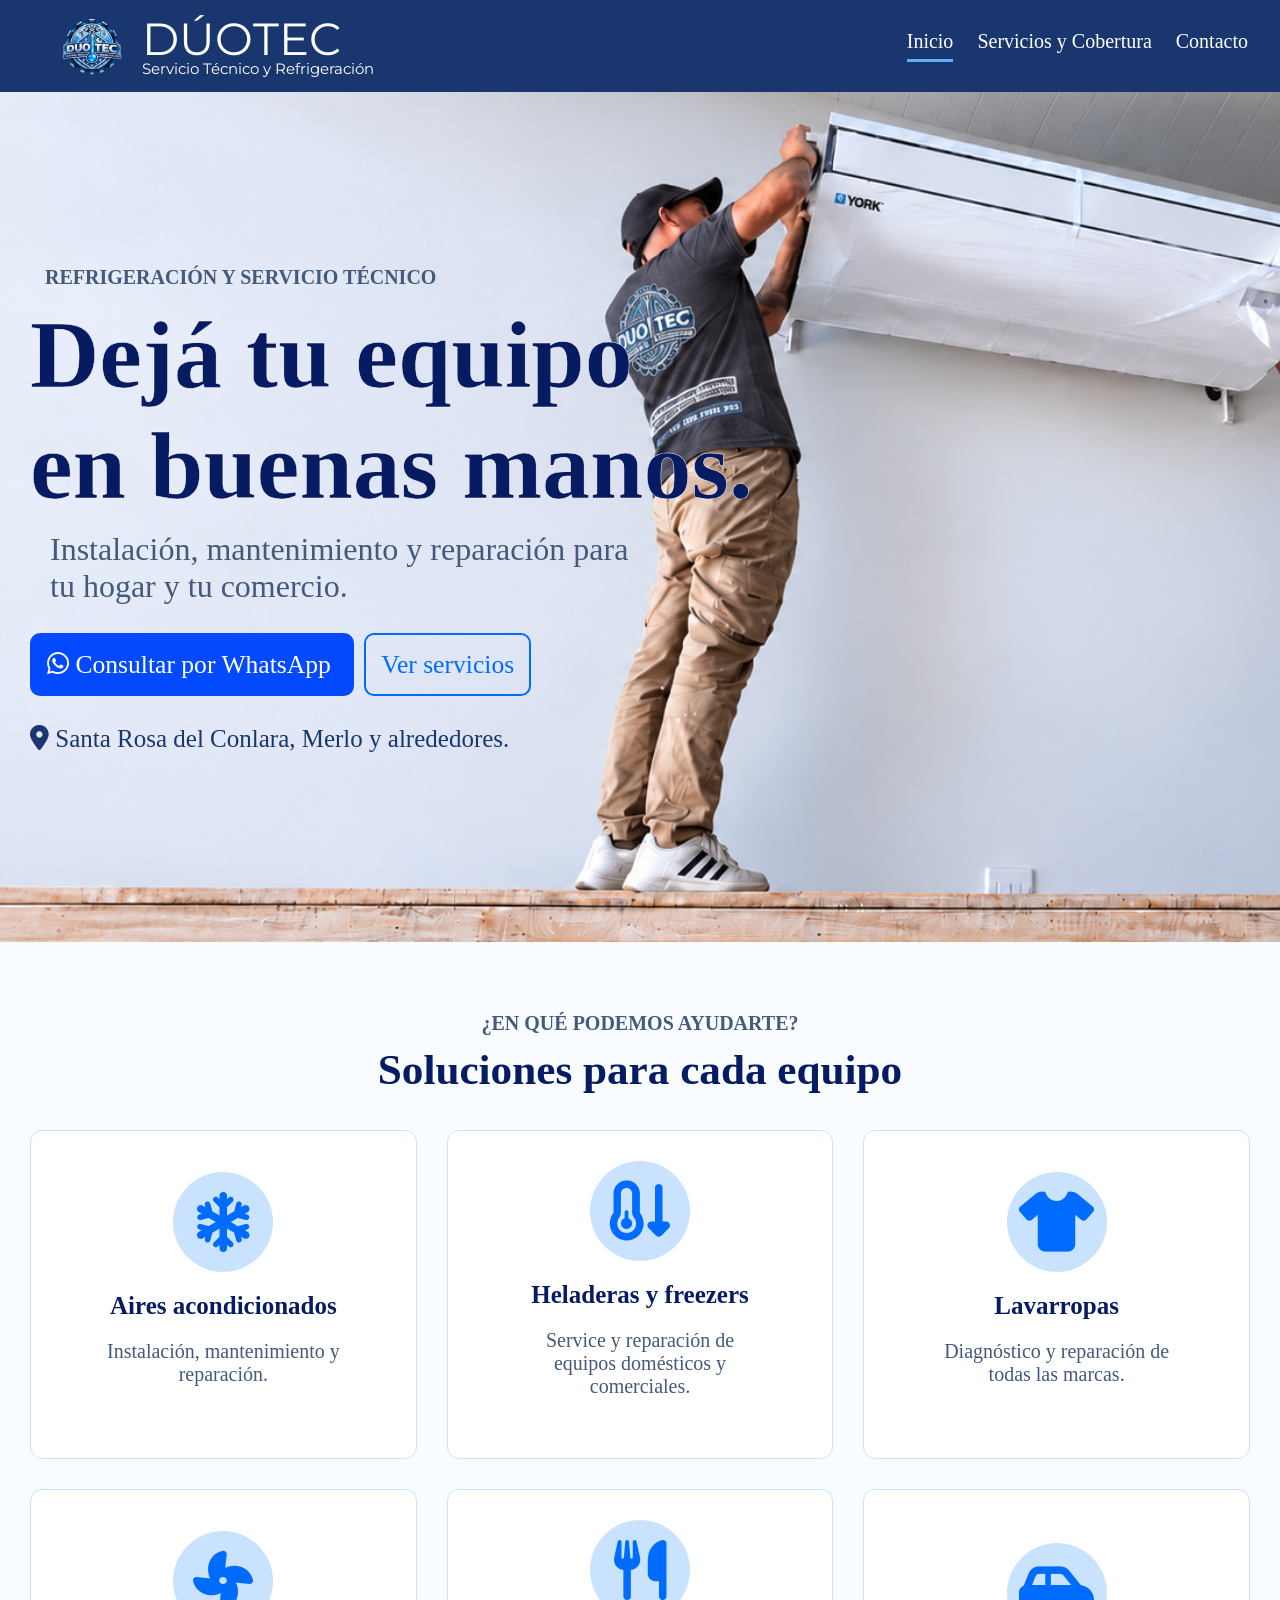
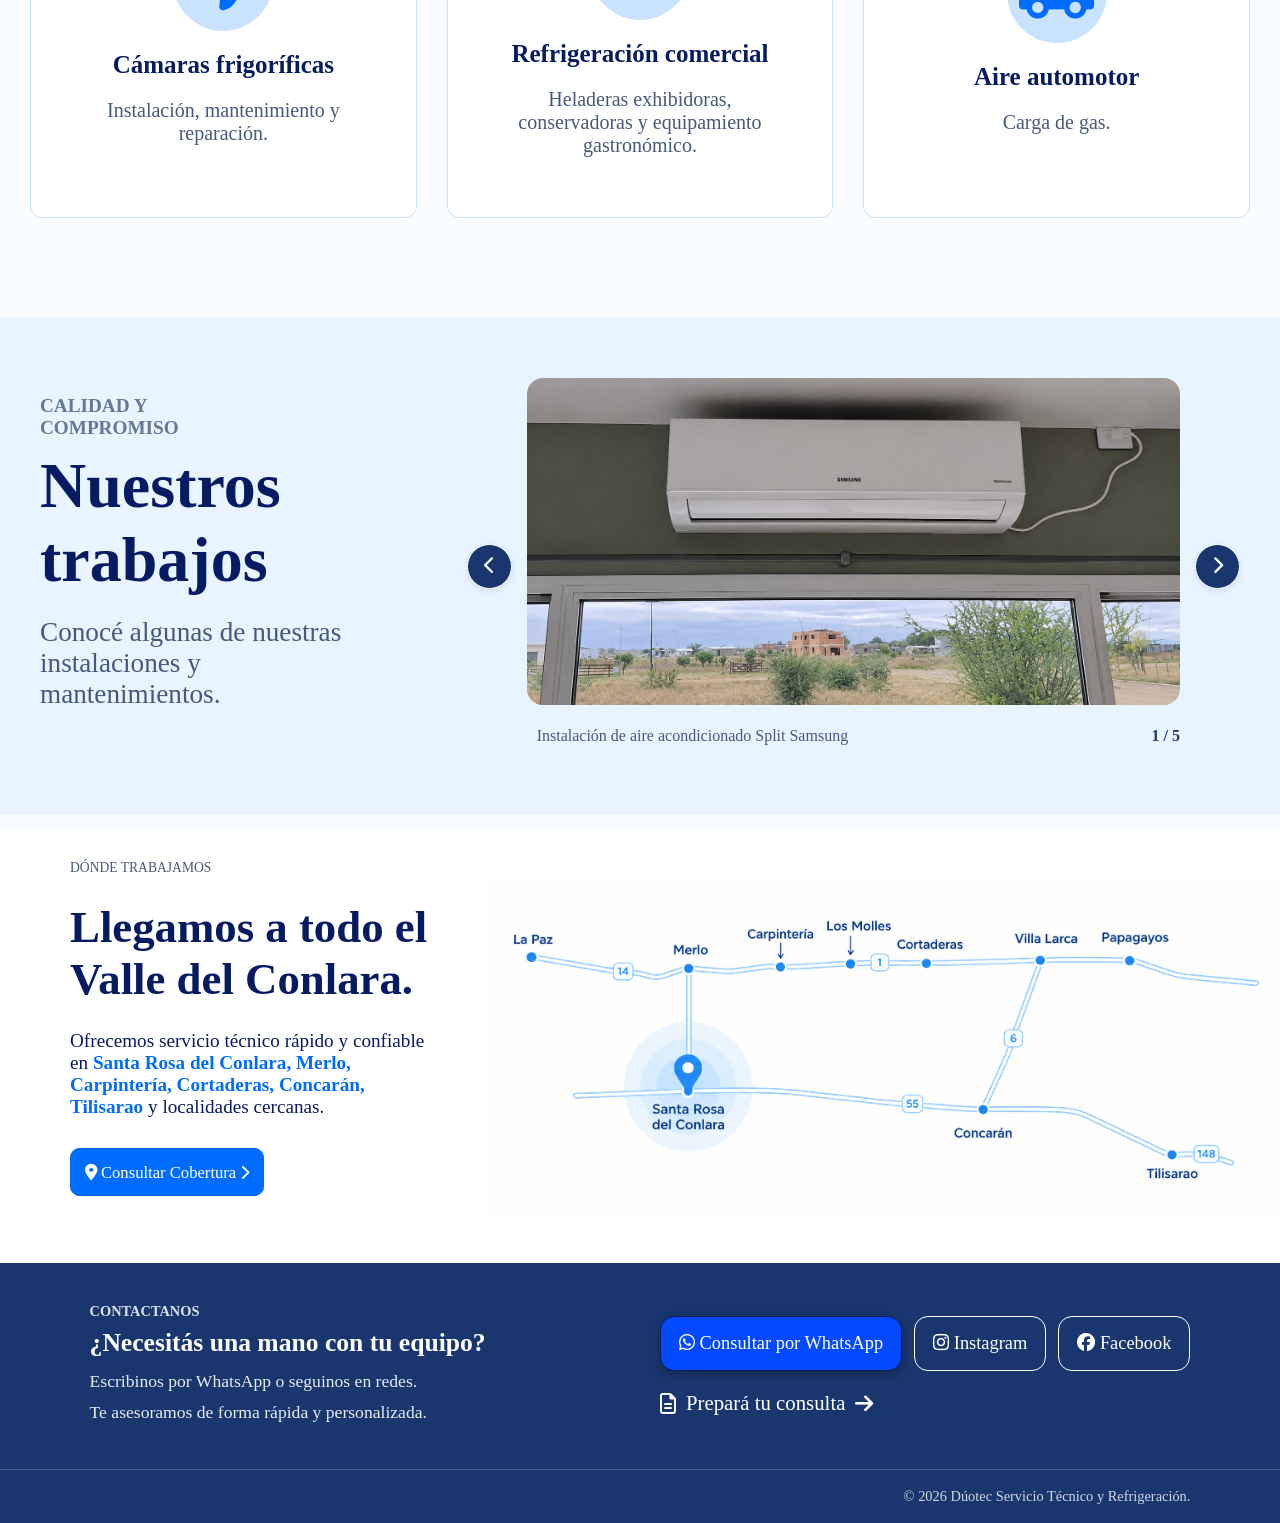
<file: index.html>
<!doctype html>
<html lang="es">
  <head>
    <meta charset="UTF-8" />
    <meta http-equiv="refresh" content="0; url=html/index.html" />
    <script>
      window.location.replace("html/index.html");
    </script>
    <title>Dúotec</title>
  </head>
  <body></body>
</html>
</file>
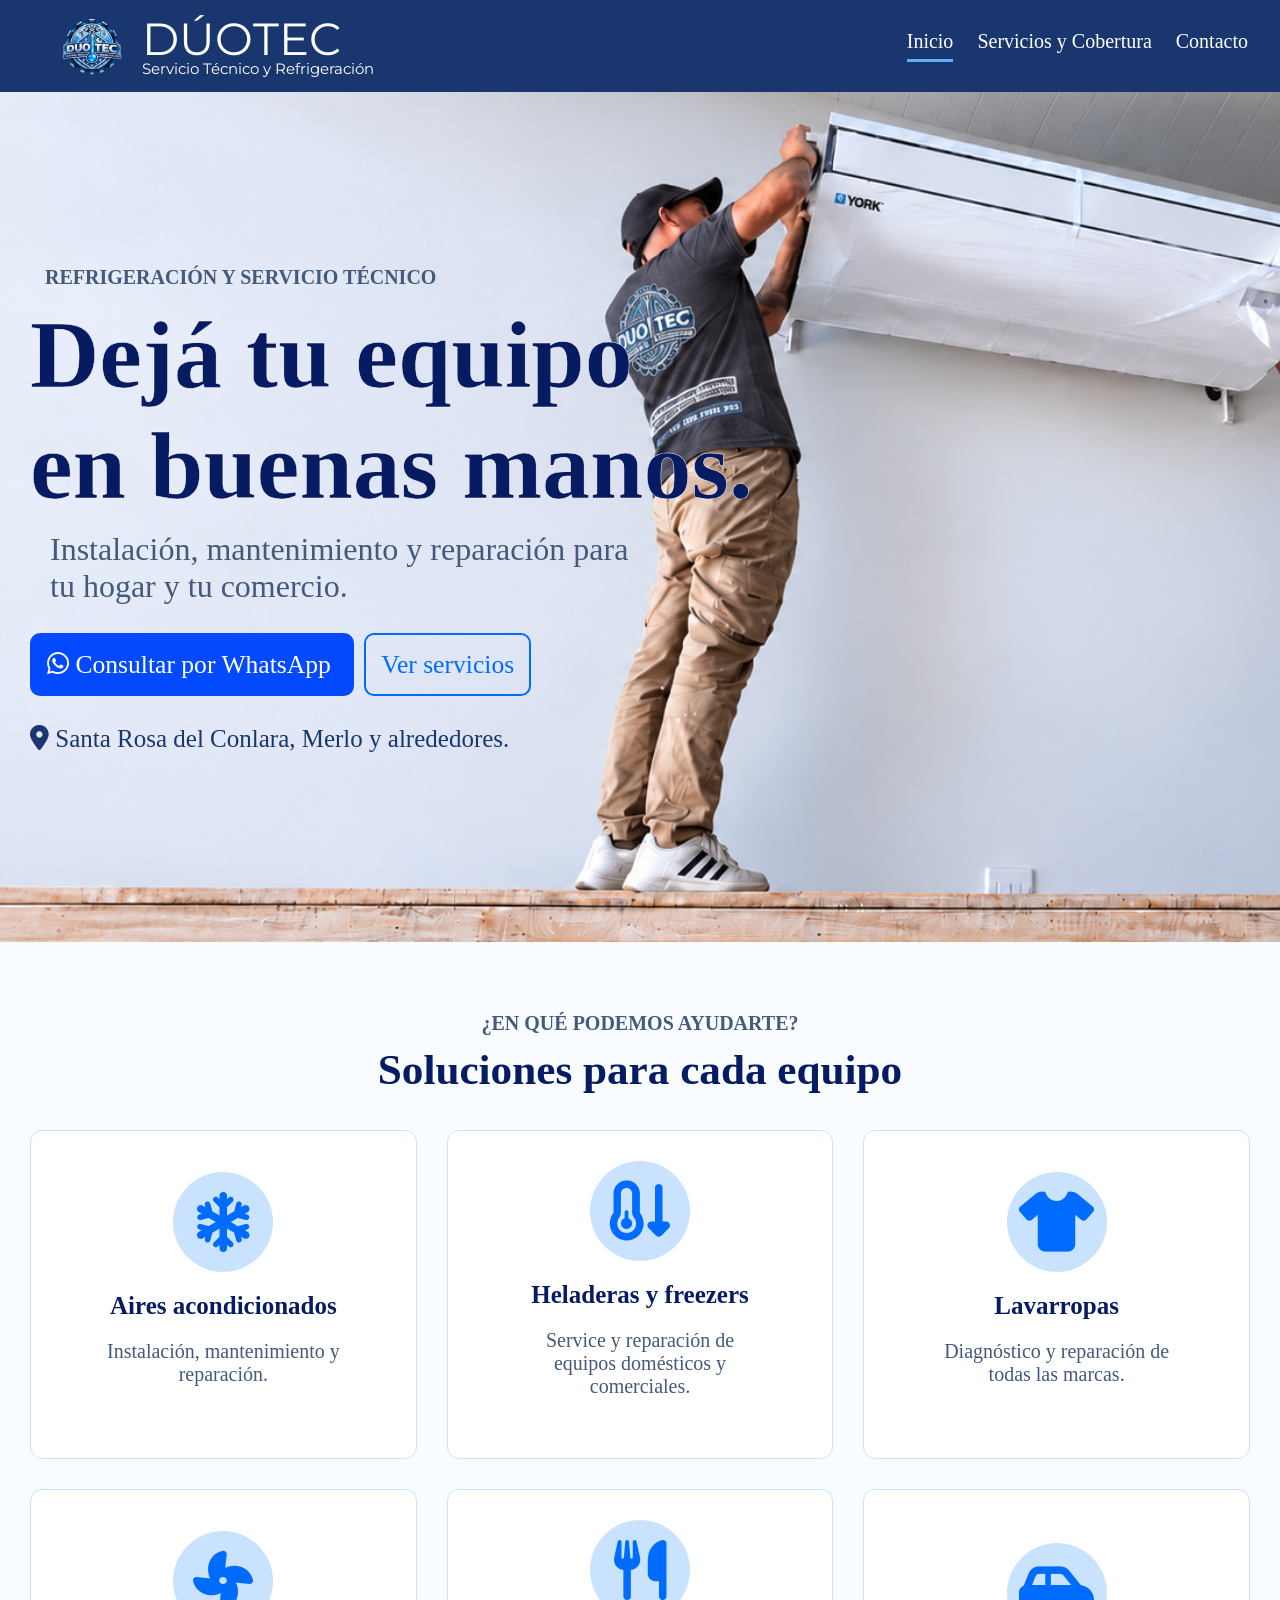
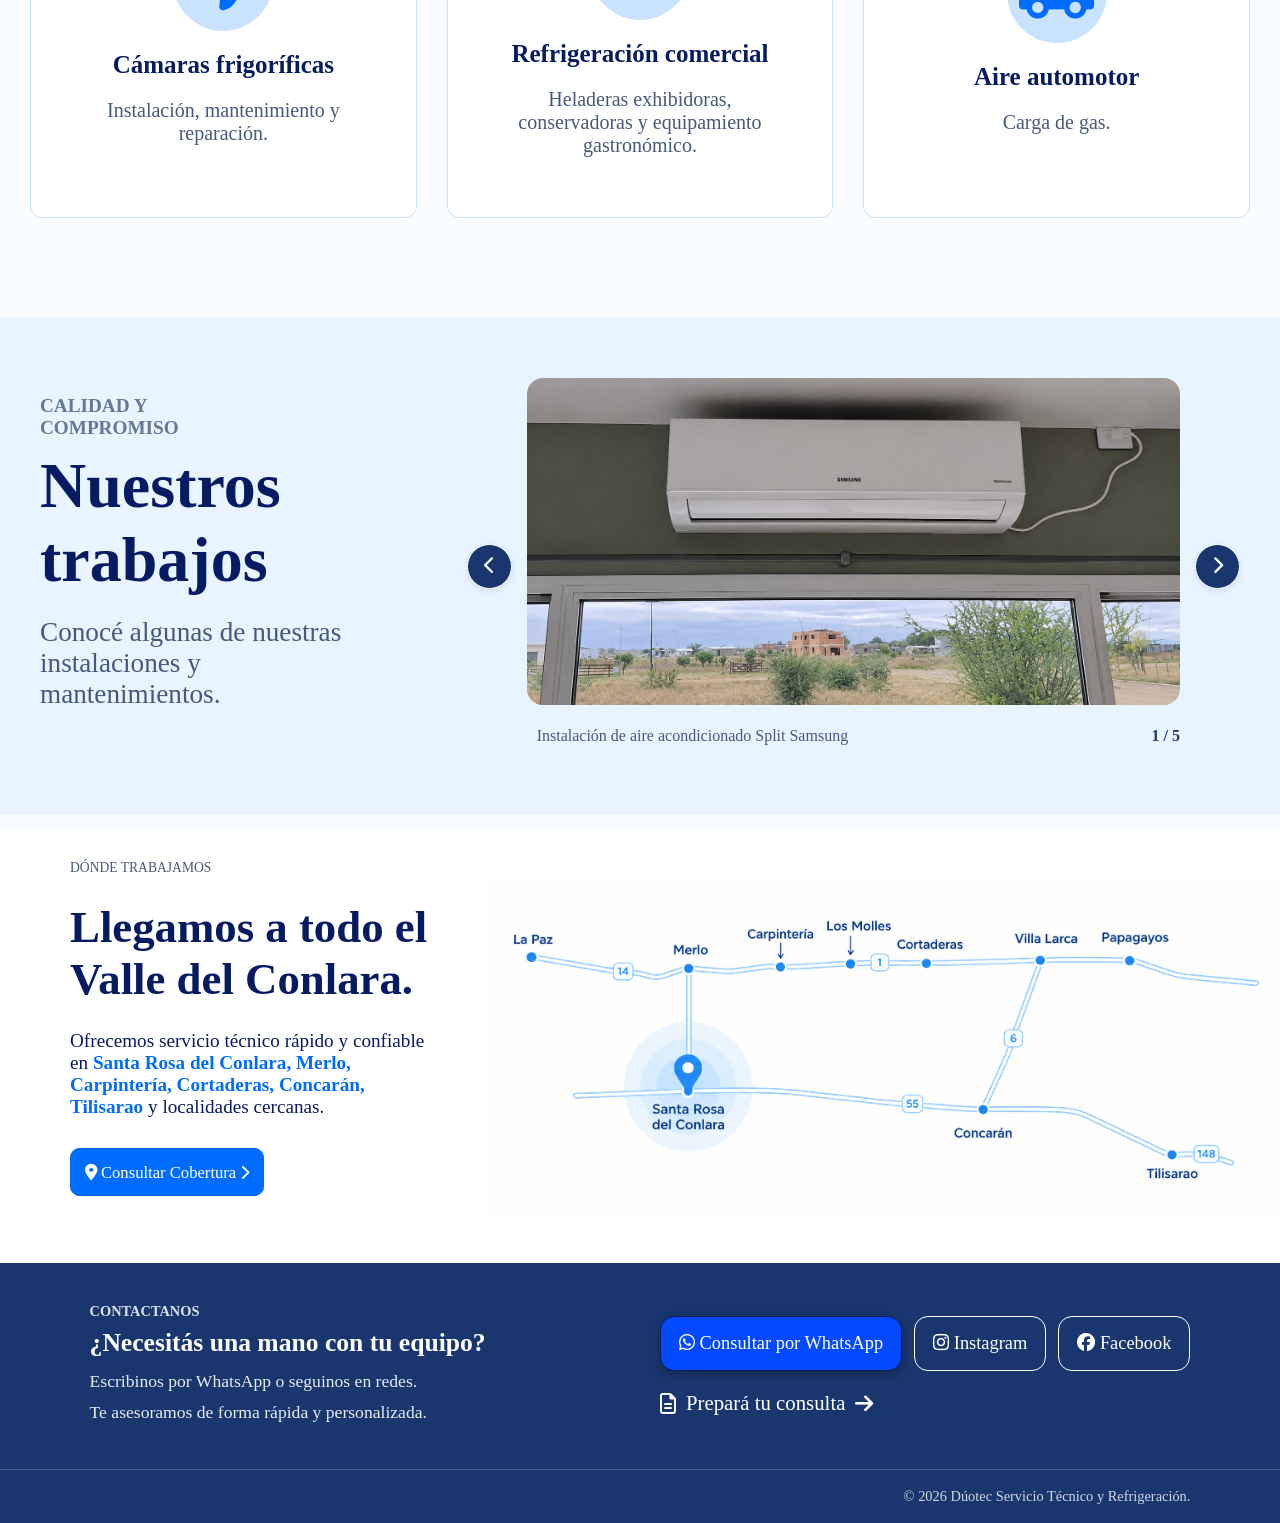
<file: html/index.html>
<!doctype html>
<html lang="es">
  <head>
    <meta charset="UTF-8" />
    <meta name="viewport" content="width=device-width, initial-scale=1.0" />
    <title>Dúotec | Servicio Técnico y Refrigeración</title>
    <link rel="icon" type="image/png" href="../imagenes/logoSimplificado.png" />

    <link rel="preconnect" href="https://fonts.googleapis.com" />
    <link rel="preconnect" href="https://fonts.gstatic.com" crossorigin />

    <link
      href="https://fonts.googleapis.com/css2?family=Montserrat:wght@600;700&display=swap"
      rel="stylesheet"
    />

    <link rel="stylesheet" href="../css/estilos.css" />

    <link
      rel="stylesheet"
      href="https://cdnjs.cloudflare.com/ajax/libs/font-awesome/6.7.2/css/all.min.css"
    />
    <script src="../js/carrusel.js" defer></script>
  </head>

  <body>
    <header>
      <div class="contenedorHeaderPrincipal">
        <img
          src="../imagenes/logoDuoTec.png"
          alt="Logo Dúo Tec"
          id="fotoLogo"
        />
        <div class="contenedorTitulo">
          <p class="tituloDuo">DÚOTEC</p>
          <p class="subtitulo">Servicio Técnico y Refrigeración</p>
        </div>
      </div>

      <nav class="links">
        <a href="index.html" class="activo" aria-current="page">Inicio</a>
        <a href="servicios.html">Servicios y Cobertura</a>
        <a href="contacto.html">Contacto</a>
      </nav>
    </header>

    <main>
      <section class="presentacion">
        <div class="contenedor">
          <div class="textoPresentacion">
            <p class="refSer">REFRIGERACIÓN Y SERVICIO TÉCNICO</p>
            <h1>
              Dejá tu equipo <br />
              en buenas manos.
            </h1>
            <p class="infoChica">
              Instalación, mantenimiento y reparación para tu hogar y tu
              comercio.
            </p>
          </div>

          <div class="botonesConsultas">
            <a
              href="https://wa.me/5492664207109"
              id="consultarWhatsapp"
              target="_blank"
              rel="noopener noreferrer"
              class="btnWhats"
            >
              <i class="fa-brands fa-whatsapp" aria-hidden="true"></i>
              Consultar por WhatsApp
            </a>

            <a href="servicios.html" id="verServicios">Ver servicios</a>
          </div>

          <p class="ubik">
            <i class="fa-solid fa-location-dot" aria-hidden="true"></i>
            Santa Rosa del Conlara, Merlo y alrededores.
          </p>
        </div>
      </section>

      <section class="servicios">
        <div class="textosSeccion2">
          <p class="infoChica">¿EN QUÉ PODEMOS AYUDARTE?</p>
          <h2 class="textoPrincipal">Soluciones para cada equipo</h2>
        </div>

        <div class="contenedorSoluciones">
          <div class="tarjetaServicio">
            <div class="icono">
              <i class="fa-solid fa-snowflake" aria-hidden="true"></i>
            </div>
            <h3>Aires acondicionados</h3>
            <p>Instalación, mantenimiento y reparación.</p>
          </div>

          <div class="tarjetaServicio">
            <div class="icono">
              <i
                class="fa-solid fa-temperature-arrow-down"
                aria-hidden="true"
              ></i>
            </div>
            <h3>Heladeras y freezers</h3>
            <p>Service y reparación de equipos domésticos y comerciales.</p>
          </div>

          <div class="tarjetaServicio">
            <div class="icono">
              <i class="fa-solid fa-shirt" aria-hidden="true"></i>
            </div>
            <h3>Lavarropas</h3>
            <p>Diagnóstico y reparación de todas las marcas.</p>
          </div>

          <div class="tarjetaServicio">
            <div class="icono">
              <i class="fa-solid fa-fan" aria-hidden="true"></i>
            </div>
            <h3>Cámaras frigoríficas</h3>
            <p>Instalación, mantenimiento y reparación.</p>
          </div>

          <div class="tarjetaServicio">
            <div class="icono">
              <i class="fa-solid fa-utensils" aria-hidden="true"></i>
            </div>
            <h3>Refrigeración comercial</h3>
            <p>
              Heladeras exhibidoras, conservadoras y equipamiento gastronómico.
            </p>
          </div>

          <div class="tarjetaServicio">
            <div class="icono">
              <i class="fa-solid fa-car-side" aria-hidden="true"></i>
            </div>
            <h3>Aire automotor</h3>
            <p>Carga de gas.</p>
          </div>
        </div>
      </section>

      <section class="trabajos">
        <div class="contenedorSeccion3">
          <div class="textosSeccion3">
            <p class="p1s3">CALIDAD Y COMPROMISO</p>
            <h2>Nuestros trabajos</h2>
            <p>Conocé algunas de nuestras instalaciones y mantenimientos.</p>
          </div>

          <div class="carrusel">
            <button type="button" id="anterior" aria-label="Imagen anterior">
              <i class="fa-solid fa-chevron-left" aria-hidden="true"></i>
            </button>

            <div class="visorCarrusel">
              <div class="contenedorImagenes">
                <img
                  id="imagenCarrusel"
                  src="../imagenes/carrusel1.jpg"
                  alt="Aire acondicionado Samsung instalado sobre un ventanal."
                  class="imagenActiva"
                />

                <img
                  id="imagenCarruselNueva"
                  src="../imagenes/carrusel1.jpg"
                  alt=""
                  aria-hidden="true"
                />
              </div>
              <div class="infoCarrusel">
                <p id="descripcionCarrusel">
                  Instalación de aire acondicionado Split en residencia
                </p>
                <span id="contadorCarrusel">1 / 5</span>
              </div>
            </div>

            <button type="button" id="siguiente" aria-label="Imagen siguiente">
              <i class="fa-solid fa-chevron-right" aria-hidden="true"></i>
            </button>
          </div>
        </div>
      </section>

      <section class="cobertura">
        <div class="contenedorSeccion4">
          <div class="textosSeccion4">
            <span class="etiquetaCobertura">DÓNDE TRABAJAMOS</span>
            <h2>Llegamos a todo el Valle del Conlara.</h2>
            <p class="descripcionCobertura">
              Ofrecemos servicio técnico rápido y confiable en
              <strong>
                Santa Rosa del Conlara, Merlo, Carpintería, Cortaderas,
                Concarán, Tilisarao
              </strong>
              y localidades cercanas.
            </p>

            <div class="bloqueBoton">
              <a href="servicios.html" class="btnVerCobertura">
                <i
                  class="fa-solid fa-location-dot"
                  id="ubiCober"
                  aria-hidden="true"
                ></i>
                Consultar Cobertura
                <i
                  class="fa-solid fa-chevron-right"
                  id="flechaCober"
                  aria-hidden="true"
                ></i>
              </a>
            </div>
          </div>
        </div>
      </section>
    </main>

    <footer>
      <div class="contenedorFooter">
        <div class="textosFooter">
          <p id="contactanos">CONTACTANOS</p>
          <h2 class="txtPadre">¿Necesitás una mano con tu equipo?</h2>
          <p class="txt">Escribinos por WhatsApp o seguinos en redes.</p>
          <p class="txt">Te asesoramos de forma rápida y personalizada.</p>
        </div>

        <div class="contenedorLinks">
          <div class="contenedorBotones">
            <a
              href="https://wa.me/5492664207109"
              id="consultarWhatsappFooter"
              target="_blank"
              rel="noopener noreferrer"
            >
              <i class="fa-brands fa-whatsapp" aria-hidden="true"></i>
              Consultar por WhatsApp
            </a>

            <a
              href="https://www.instagram.com/duotec_serv.tec.refrig/"
              target="_blank"
              rel="noopener noreferrer"
              id="consultarInsta"
            >
              <i class="fa-brands fa-instagram" aria-hidden="true"></i>
              Instagram
            </a>

            <a
              href="https://www.facebook.com/profile.php?id=100093465604196"
              target="_blank"
              rel="noopener noreferrer"
              id="consultarFace"
            >
              <i class="fa-brands fa-facebook" aria-hidden="true"></i>
              Facebook
            </a>
          </div>

          <a href="contacto.html" id="prepararConsulta">
            <i class="fa-regular fa-file-lines" aria-hidden="true"></i>
            Prepará tu consulta
            <i
              class="fa-solid fa-arrow-right"
              id="flecha"
              aria-hidden="true"
            ></i>
          </a>
        </div>
      </div>

      <div class="pieFooter">
        <p>© 2026 Dúotec Servicio Técnico y Refrigeración.</p>
      </div>
    </footer>
  </body>
</html>
</file>
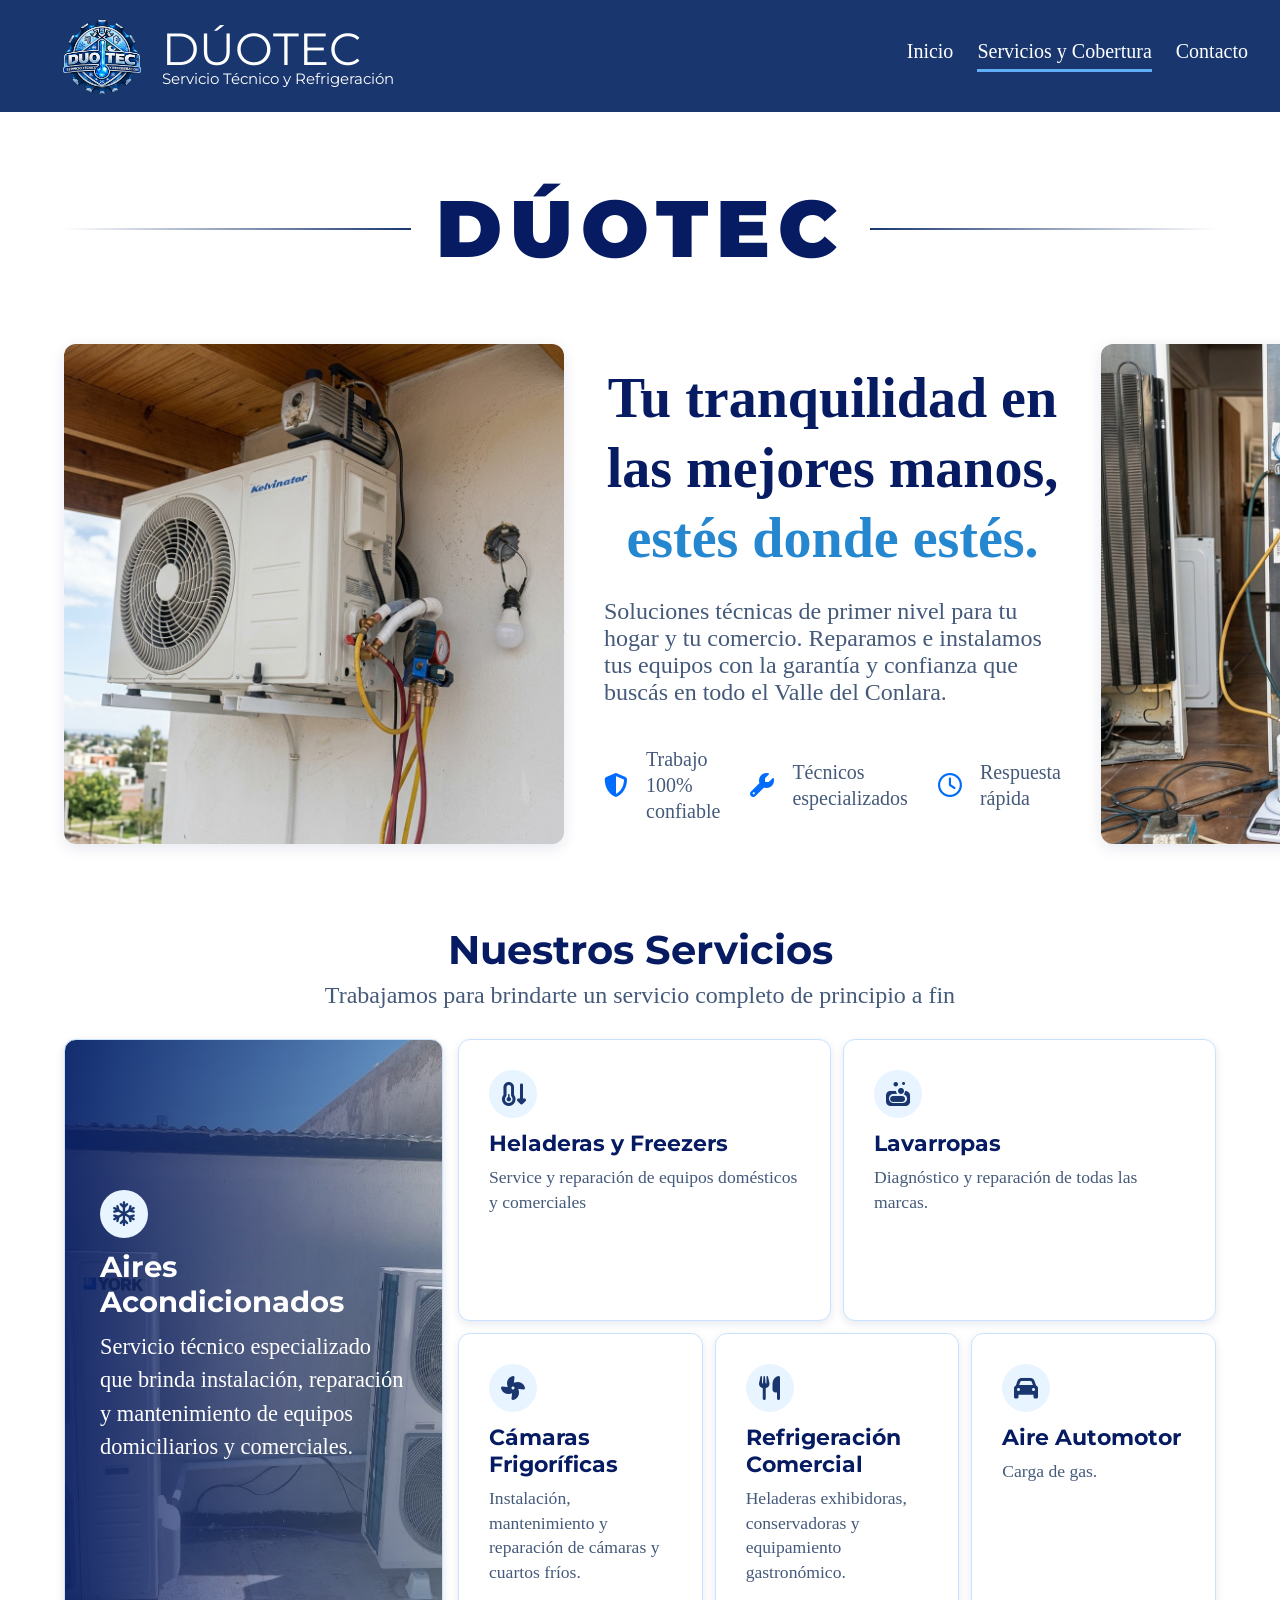
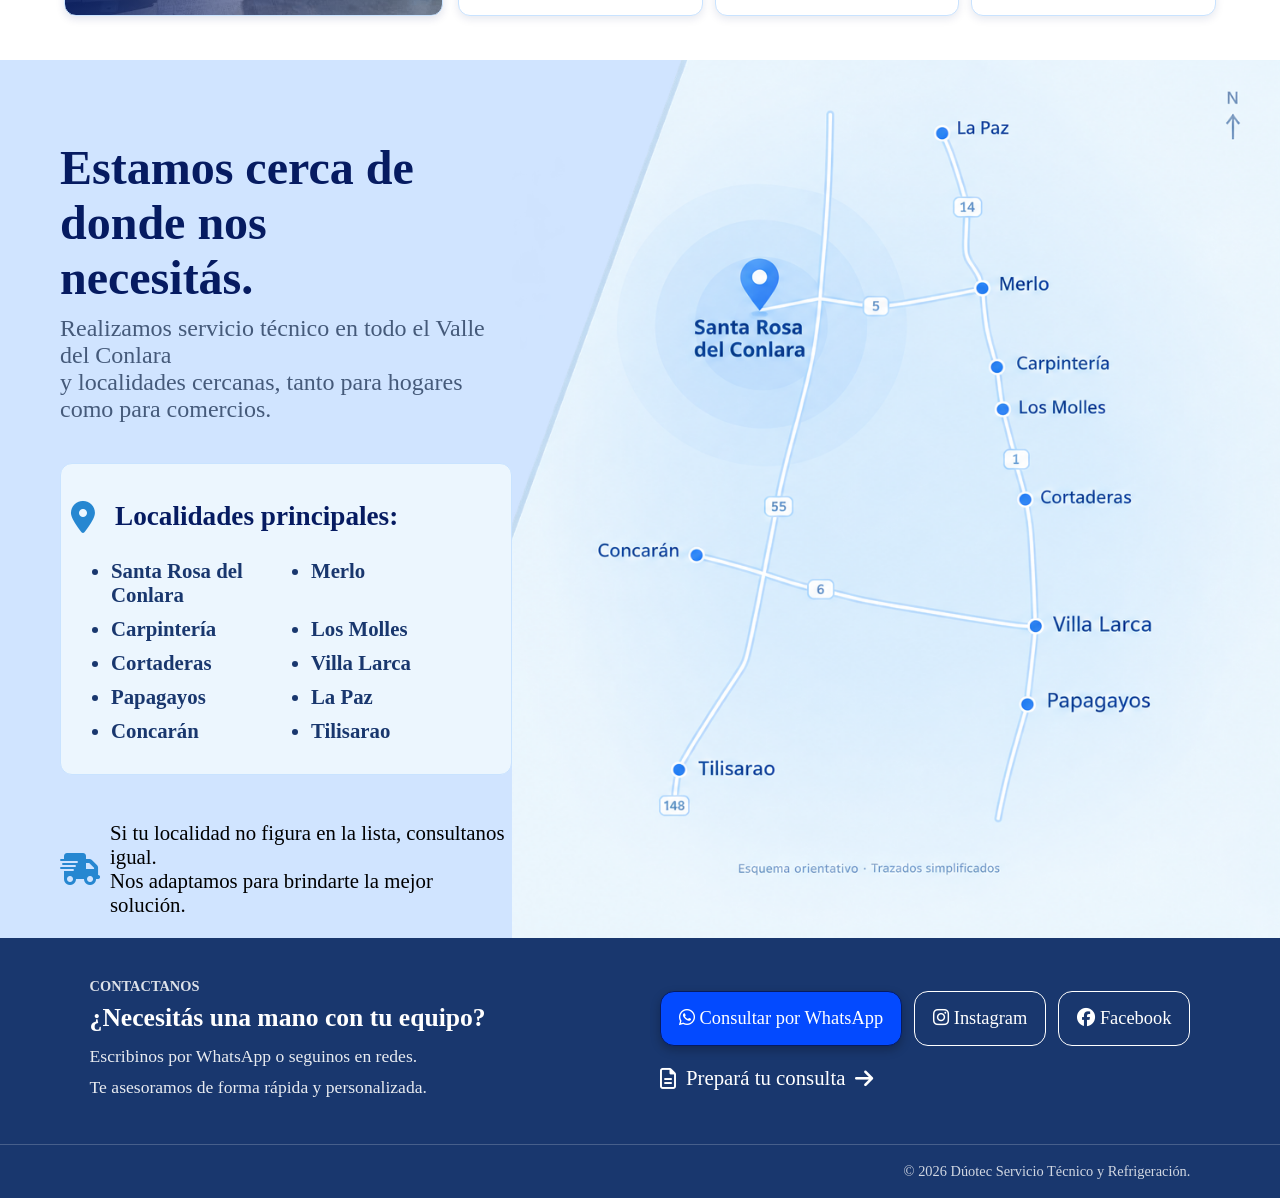
<file: servicios.html>
<!doctype html>
<html lang="es">
  <head>
    <meta charset="UTF-8" />
    <meta name="viewport" content="width=device-width, initial-scale=1.0" />
    <title>Dúotec | Servicios y Cobertura</title>

    <link rel="preconnect" href="https://fonts.googleapis.com" />
    <link rel="preconnect" href="https://fonts.gstatic.com" crossorigin />

    <link
      href="https://fonts.googleapis.com/css2?family=Montserrat:wght@600;700&display=swap"
      rel="stylesheet"
    />

    <link rel="stylesheet" href="estilos.css" />

    <link
      rel="stylesheet"
      href="https://cdnjs.cloudflare.com/ajax/libs/font-awesome/6.7.2/css/all.min.css"
    />
  </head>

  <body>
    <!--  -->
    <!-- -->
    <!-- HEADER -->
    <!--  -->
    <!-- -->
    <header>
      <div class="contenedorHeaderPrincipal">
        <img src="imagenes/logoDuoTec.png" alt="Logo Dúo Tec" id="fotoLogo" />
        <div class="contenedorTitulo">
          <p class="tituloDuo">DÚOTEC</p>
          <p class="subtitulo">Servicio Técnico y Refrigeración</p>
        </div>
      </div>

      <nav class="links">
        <a href="index.html">Inicio</a>
        <a href="servicios.html" class="activo" aria-current="page">
          Servicios y Cobertura
        </a>
        <a href="contacto.html">Contacto</a>
      </nav>
    </header>
    <!--  -->
    <!-- -->
    <!-- MAIN -->
    <!--  -->
    <!--  -->
    <main>
      <!--  -->
      <!-- -->
      <!-- SECCION 1 SOLUCIONES -->
      <!--  -->
      <!--  -->

      <section class="hero-servicios">
        <h2 class="tituloMarca">DÚOTEC</h2>

        <div class="contenido-hero">
          <img
            src="imagenes/soluciones1img.jpg"
            alt="Instalación de aire"
            class="img-lateral"
          />

          <div class="contenido-central">
            <div class="textos">
              <h1>
                Tu tranquilidad en las mejores manos,
                <span id="azulcito">estés donde estés.</span>
              </h1>

              <p>
                Soluciones técnicas de primer nivel para tu hogar y tu comercio.
                Reparamos e instalamos tus equipos con la garantía y confianza
                que buscás en todo el Valle del Conlara.
              </p>
            </div>

            <div class="iconos-beneficios">
              <div class="item-beneficio">
                <i class="fa-solid fa-shield-halved"></i>
                <span>Trabajo 100% confiable</span>
              </div>

              <div class="item-beneficio">
                <i class="fa-solid fa-wrench"></i>
                <span>Técnicos especializados</span>
              </div>

              <div class="item-beneficio">
                <i class="fa-regular fa-clock"></i>
                <span>Respuesta rápida</span>
              </div>
            </div>
          </div>

          <img
            src="imagenes/soluciones2img.jpg"
            alt="Reparación de heladera"
            class="img-lateral"
          />
        </div>
      </section>

      <section class="serviciosLista">
        <div class="contenedorServiciosLista">
          <div class="textosServicios">
            <h1>Nuestros Servicios</h1>
            <p>
              Trabajamos para brindarte un servicio completo de principio a fin
            </p>
          </div>

          <div class="tarjetas">
            <div class="tarjetaAire">
              <div class="tarjetaPrincipal">
                <i class="fa-regular fa-snowflake"></i>
                <h2>Aires Acondicionados</h2>
                <p>
                  Servicio técnico especializado que brinda instalación,
                  reparación y mantenimiento de equipos domiciliarios y
                  comerciales.
                </p>
              </div>
            </div>
            <div class="tarjetasGenerales">
              <div class="tarjetaGeneral">
                <i class="fa-solid fa-temperature-arrow-down"></i>
                <h1>Heladeras y Freezers</h1>
                <p>Service y reparación de equipos domésticos y comerciales</p>
              </div>

              <div class="tarjetaGeneral">
                <i class="fa-solid fa-soap"></i>
                <h1>Lavarropas</h1>
                <p>Diagnóstico y reparación de todas las marcas.</p>
              </div>

              <div class="tarjetaGeneral">
                <i class="fa-solid fa-fan"></i>
                <h1>Cámaras Frigoríficas</h1>
                <p>
                  Instalación, mantenimiento y reparación de cámaras y cuartos
                  fríos.
                </p>
              </div>

              <div class="tarjetaGeneral">
                <i class="fa-solid fa-utensils"></i>
                <h1>Refrigeración Comercial</h1>
                <p>
                  Heladeras exhibidoras, conservadoras y equipamiento
                  gastronómico.
                </p>
              </div>

              <div class="tarjetaGeneral">
                <i class="fa-solid fa-car"></i>
                <h1>Aire Automotor</h1>
                <p>Carga de gas.</p>
              </div>
            </div>
          </div>
        </div>
      </section>

      <section class="seccionLocalidades">
        <div class="contenedorLoc">
          <div class="contIzq">
            <div class="txtIzq">
              <h2>Estamos cerca de donde nos necesitás.</h2>
              <p>
                Realizamos servicio técnico en todo el Valle del Conlara <br />
                y localidades cercanas, tanto para hogares como para comercios.
              </p>
            </div>
            <div class="listaLoc">
              <div class="textosLoc">
                <i class="fa-solid fa-location-dot" aria-hidden="true"></i>
                <h3>Localidades principales:</h3>
              </div>
              <div class="unLista">
                <ul>
                  <li>Santa Rosa del Conlara</li>
                  <li>Merlo</li>
                  <li>Carpintería</li>
                  <li>Los Molles</li>
                  <li>Cortaderas</li>
                  <li>Villa Larca</li>
                  <li>Papagayos</li>
                  <li>La Paz</li>
                  <li>Concarán</li>
                  <li>Tilisarao</li>
                </ul>
              </div>
            </div>
            <div class="txtFinalLoc">
              <i class="fa-solid fa-truck-fast" aria-hidden="true"></i>
              <p>
                Si tu localidad no figura en la lista, consultanos igual.
                <br />Nos adaptamos para brindarte la mejor solución.
              </p>
            </div>
          </div>

          <div class="contDer">
            <img
              src="imagenes/coberturaLocalidadesCortada.png"
              alt="Cobertura de Localidades"
              class="fotoLocalidades"
            />
          </div>
        </div>
      </section>
    </main>
    <!--  -->
    <!-- -->
    <!-- FOOTER -->
    <!--  -->
    <!-- -->
    <footer>
      <div class="contenedorFooter">
        <div class="textosFooter">
          <p id="contactanos">CONTACTANOS</p>
          <h2 class="txtPadre">¿Necesitás una mano con tu equipo?</h2>
          <p class="txt">Escribinos por WhatsApp o seguinos en redes.</p>
          <p class="txt">Te asesoramos de forma rápida y personalizada.</p>
        </div>

        <div class="contenedorLinks">
          <div class="contenedorBotones">
            <a
              href="https://wa.me/5492664207109"
              id="consultarWhatsappFooter"
              target="_blank"
              rel="noopener noreferrer"
            >
              <i class="fa-brands fa-whatsapp" aria-hidden="true"></i>
              Consultar por WhatsApp
            </a>

            <a
              href="https://www.instagram.com/duotec_serv.tec.refrig/"
              target="_blank"
              rel="noopener noreferrer"
              id="consultarInsta"
            >
              <i class="fa-brands fa-instagram" aria-hidden="true"></i>
              Instagram
            </a>

            <a
              href="https://www.facebook.com/profile.php?id=100093465604196"
              target="_blank"
              rel="noopener noreferrer"
              id="consultarFace"
            >
              <i class="fa-brands fa-facebook" aria-hidden="true"></i>
              Facebook
            </a>
          </div>

          <a href="contacto.html" id="prepararConsulta">
            <i class="fa-regular fa-file-lines" aria-hidden="true"></i>
            Prepará tu consulta
            <i
              class="fa-solid fa-arrow-right"
              id="flecha"
              aria-hidden="true"
            ></i>
          </a>
        </div>
      </div>

      <div class="pieFooter">
        <p>© 2026 Dúotec Servicio Técnico y Refrigeración.</p>
      </div>
    </footer>
  </body>
</html>
</file>
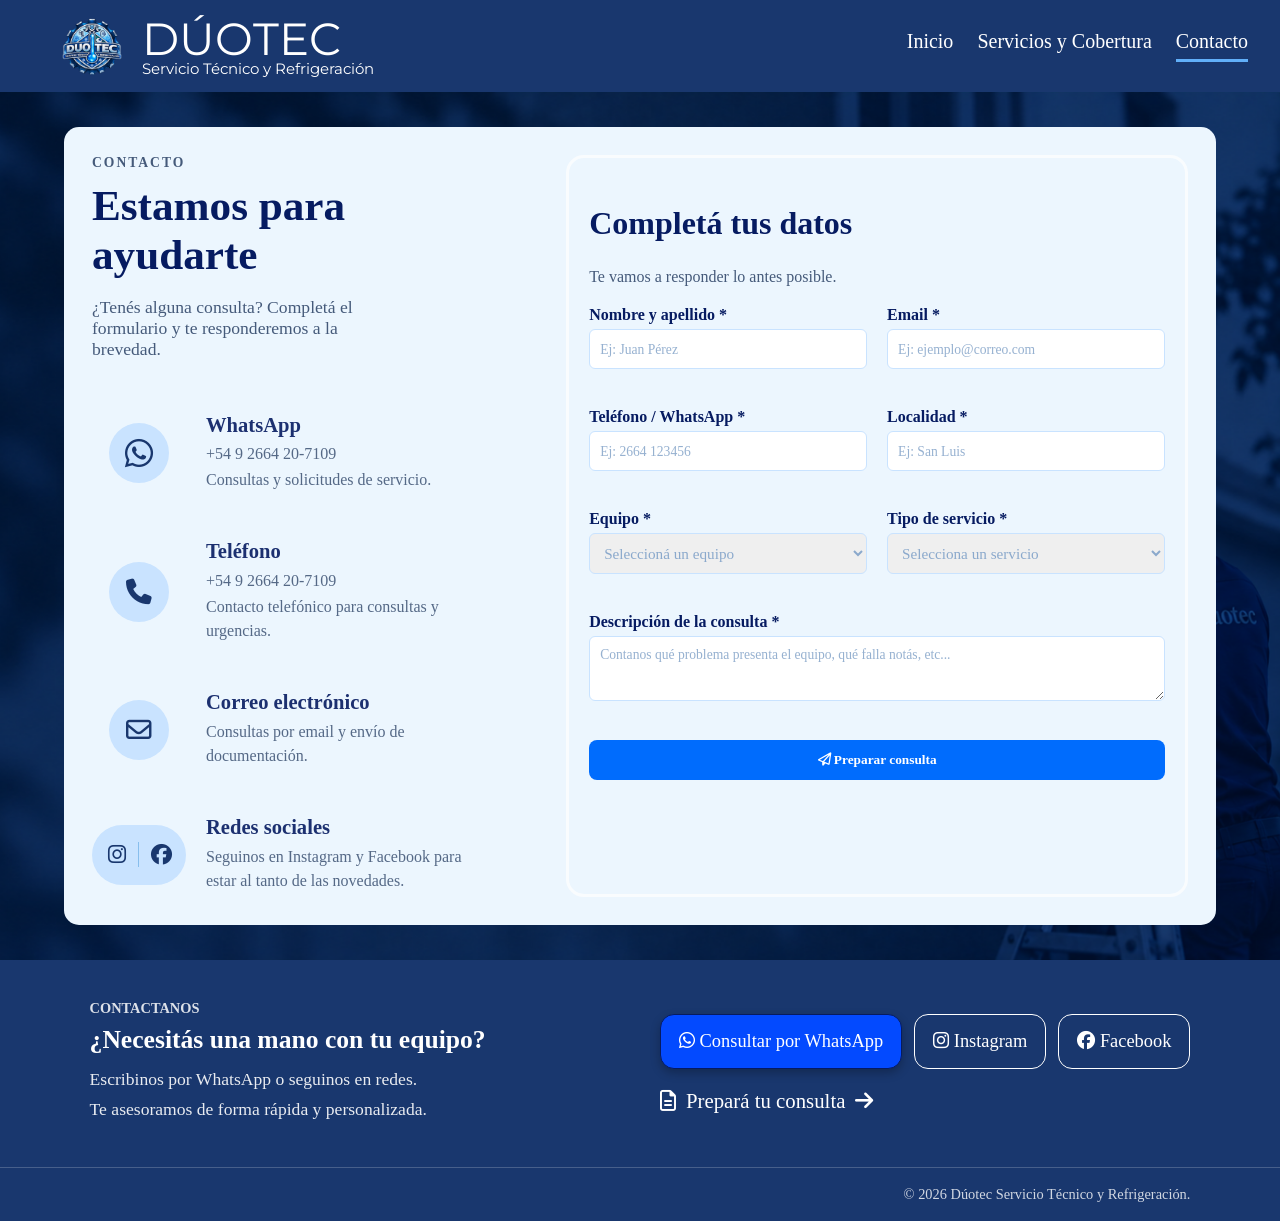
<file: html/contacto.html>
<!doctype html>
<html lang="es">
  <head>
    <meta charset="UTF-8" />
    <meta name="viewport" content="width=device-width, initial-scale=1.0" />
    <title>Dúotec | Contacto</title>
    <link rel="icon" type="image/png" href="../imagenes/logoSimplificado.png" />

    <link rel="preconnect" href="https://fonts.googleapis.com" />
    <link rel="preconnect" href="https://fonts.gstatic.com" crossorigin />

    <link
      href="https://fonts.googleapis.com/css2?family=Montserrat:wght@600;700&display=swap"
      rel="stylesheet"
    />

    <link rel="stylesheet" href="../css/estilos.css" />

    <link
      rel="stylesheet"
      href="https://cdnjs.cloudflare.com/ajax/libs/font-awesome/6.7.2/css/all.min.css"
    />
    <script src="../js/formulario.js" defer></script>
  </head>

  <body>
    <!-- HEADER -->
    <header>
      <div class="contenedorHeaderPrincipal">
        <img
          src="../imagenes/logoDuoTec.png"
          alt="Logo Dúo Tec"
          id="fotoLogo"
        />
        <div class="contenedorTitulo">
          <p class="tituloDuo">DÚOTEC</p>
          <p class="subtitulo">Servicio Técnico y Refrigeración</p>
        </div>
      </div>

      <nav class="links">
        <a href="index.html">Inicio</a>
        <a href="servicios.html">Servicios y Cobertura</a>
        <a href="contacto.html" class="activo" aria-current="page">Contacto</a>
      </nav>
    </header>

    <main>
      <section class="seccionContacto">
        <div class="panelContacto">
          <div class="infoContacto">
            <p id="contacto">CONTACTO</p>
            <h1>Estamos para ayudarte</h1>
            <p>
              ¿Tenés alguna consulta? Completá el formulario y te responderemos
              a la brevedad.
            </p>
            <div class="tarjetasContenedor">
              <a
                href="https://wa.me/5492664207109"
                class="tarjetasContacto"
                target="_blank"
                rel="noopener noreferrer"
              >
                <div class="icono">
                  <i class="fa-brands fa-whatsapp"></i>
                </div>

                <div class="txt">
                  <h3>WhatsApp</h3>
                  <p>+54 9 2664 20-7109</p>
                  <p>Consultas y solicitudes de servicio.</p>
                </div>
              </a>

              <a href="tel:+5492664207109" class="tarjetasContacto">
                <div class="icono">
                  <i class="fa-solid fa-phone"></i>
                </div>

                <div class="txt">
                  <h3>Teléfono</h3>
                  <p>+54 9 2664 20-7109</p>
                  <p>Contacto telefónico para consultas y urgencias.</p>
                </div>
              </a>

              <div class="tarjetasContacto">
                <div class="icono">
                  <i class="fa-regular fa-envelope"></i>
                </div>

                <div class="txt">
                  <h3>Correo electrónico</h3>
                  <p>Consultas por email y envío de documentación.</p>
                </div>
              </div>

              <div class="tarjetasContacto">
                <div class="icono iconos iconoRedes">
                  <a
                    href="https://www.instagram.com/duotec_serv.tec.refrig/"
                    target="_blank"
                    rel="noopener noreferrer"
                    aria-label="Instagram de duotec"
                  >
                    <i class="fa-brands fa-instagram"></i>
                  </a>

                  <a
                    href="https://www.facebook.com/profile.php?id=100093465604196"
                    target="_blank"
                    rel="noopener noreferrer"
                    aria-label="Facebook de duotec"
                  >
                    <i class="fa-brands fa-facebook"></i>
                  </a>
                </div>

                <div class="txt">
                  <h3>Redes sociales</h3>
                  <p>
                    Seguinos en Instagram y Facebook para estar al tanto de las
                    novedades.
                  </p>
                </div>
              </div>
            </div>
          </div>

          <div class="formularioContacto">
            <h2>Completá tus datos</h2>
            <p>Te vamos a responder lo antes posible.</p>

            <form method="post" id="formContacto" novalidate>
              <div class="nombre">
                <label for="nombreForm">Nombre y apellido *</label>
                <input
                  type="text"
                  id="nombreForm"
                  name="nombreForm"
                  placeholder="Ej: Juan Pérez"
                  required
                />
                <p class="errorNombre"></p>
              </div>

              <div class="correo">
                <label for="correoForm">Email *</label>
                <input
                  type="email"
                  name="correoForm"
                  id="correoForm"
                  placeholder="Ej: ejemplo@correo.com"
                  required
                />
                <p class="errorCorreo"></p>
              </div>

              <div class="telefono">
                <label for="telefonoForm">Teléfono / WhatsApp *</label>
                <input
                  type="tel"
                  name="telefonoForm"
                  id="telefonoForm"
                  placeholder="Ej: 2664 123456"
                  required
                />
                <p class="errorTelefono"></p>
              </div>

              <div class="localidad">
                <label for="localidadForm">Localidad *</label>
                <input
                  type="text"
                  name="localidadForm"
                  id="localidadForm"
                  placeholder="Ej: San Luis"
                  required
                />
                <p class="errorLocalidad"></p>
              </div>

              <div class="equipo">
                <label for="equipoForm">Equipo *</label>
                <select required name="equipoForm" id="equipoForm">
                  <option value="" disabled selected>
                    Seleccioná un equipo
                  </option>
                  <option value="heladera">Heladera</option>
                  <option value="freezer">Freezer</option>
                  <option value="lavarropas">Lavarropas</option>
                  <option value="aireAcondicionado">Aire acondicionado</option>
                  <option value="airesCentrales">Aires centrales</option>
                  <option value="camaraFrigorifica">Cámara frigorífica</option>
                  <option value="exhibidoraBatea">
                    Exhibidora / Batea refrigerada
                  </option>
                  <option value="cargaAutomotriz">
                    Carga de gas automotriz
                  </option>
                  <option value="otro">Otro</option>
                </select>
                <p class="errorEquipo"></p>
              </div>

              <div class="servicio">
                <label for="servicioForm">Tipo de servicio *</label>
                <select required name="servicioForm" id="servicioForm">
                  <option value="" disabled selected>
                    Selecciona un servicio
                  </option>
                  <option value="reparacion">Reparación</option>
                  <option value="instalacion">Instalación</option>
                  <option value="mantenimiento">Mantenimiento</option>
                  <option value="recargaRefrigerante">
                    Recarga de Refrigerante
                  </option>
                  <option value="consulta">Consulta / Asesoramiento</option>
                  <option value="otro">Otro</option>
                </select>
                <p class="errorServicio"></p>
              </div>

              <div class="descripcion">
                <label for="descripcionForm"
                  >Descripción de la consulta *</label
                >
                <textarea
                  required
                  placeholder="Contanos qué problema presenta el equipo, qué falla notás, etc..."
                  name="descripcionForm"
                  id="descripcionForm"
                  rows="2"
                  maxlength="500"
                ></textarea>
                <p class="errorDescripcion"></p>
              </div>

              <button type="submit" class="botonEnviar">
                <i class="fa-regular fa-paper-plane"></i> Preparar consulta
              </button>
            </form>
          </div>
        </div>
      </section>
    </main>

    <!-- FOOTER -->
    <footer>
      <div class="contenedorFooter">
        <div class="textosFooter">
          <p id="contactanos">CONTACTANOS</p>
          <h2 class="txtPadre">¿Necesitás una mano con tu equipo?</h2>
          <p class="txt">Escribinos por WhatsApp o seguinos en redes.</p>
          <p class="txt">Te asesoramos de forma rápida y personalizada.</p>
        </div>

        <div class="contenedorLinks">
          <div class="contenedorBotones">
            <a
              href="https://wa.me/5492664207109"
              id="consultarWhatsappFooter"
              target="_blank"
              rel="noopener noreferrer"
            >
              <i class="fa-brands fa-whatsapp" aria-hidden="true"></i>
              Consultar por WhatsApp
            </a>

            <a
              href="https://www.instagram.com/duotec_serv.tec.refrig/"
              target="_blank"
              rel="noopener noreferrer"
              id="consultarInsta"
            >
              <i class="fa-brands fa-instagram" aria-hidden="true"></i>
              Instagram
            </a>

            <a
              href="https://www.facebook.com/profile.php?id=100093465604196"
              target="_blank"
              rel="noopener noreferrer"
              id="consultarFace"
            >
              <i class="fa-brands fa-facebook" aria-hidden="true"></i>
              Facebook
            </a>
          </div>

          <a href="contacto.html" id="prepararConsulta">
            <i class="fa-regular fa-file-lines" aria-hidden="true"></i>
            Prepará tu consulta
            <i
              class="fa-solid fa-arrow-right"
              id="flecha"
              aria-hidden="true"
            ></i>
          </a>
        </div>
      </div>

      <div class="pieFooter">
        <p>© 2026 Dúotec Servicio Técnico y Refrigeración.</p>
      </div>
    </footer>
  </body>
</html>
</file>
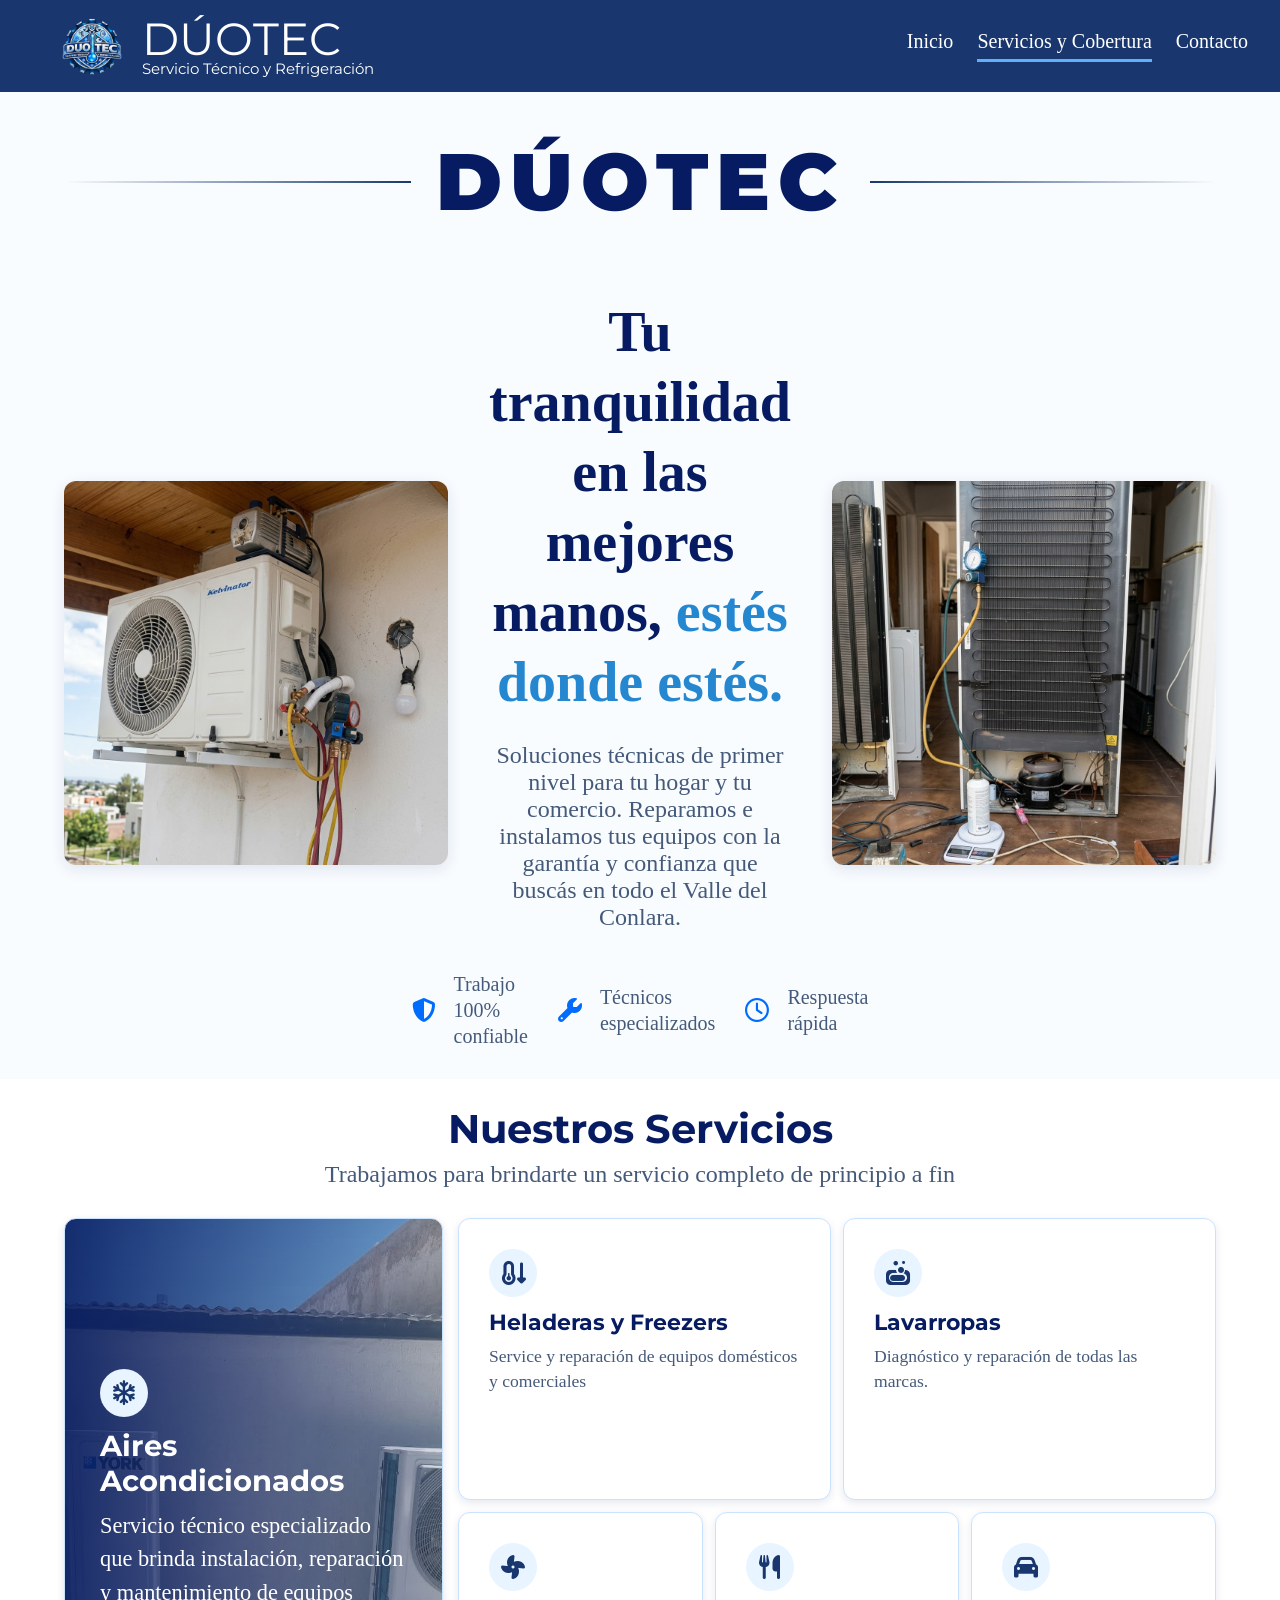
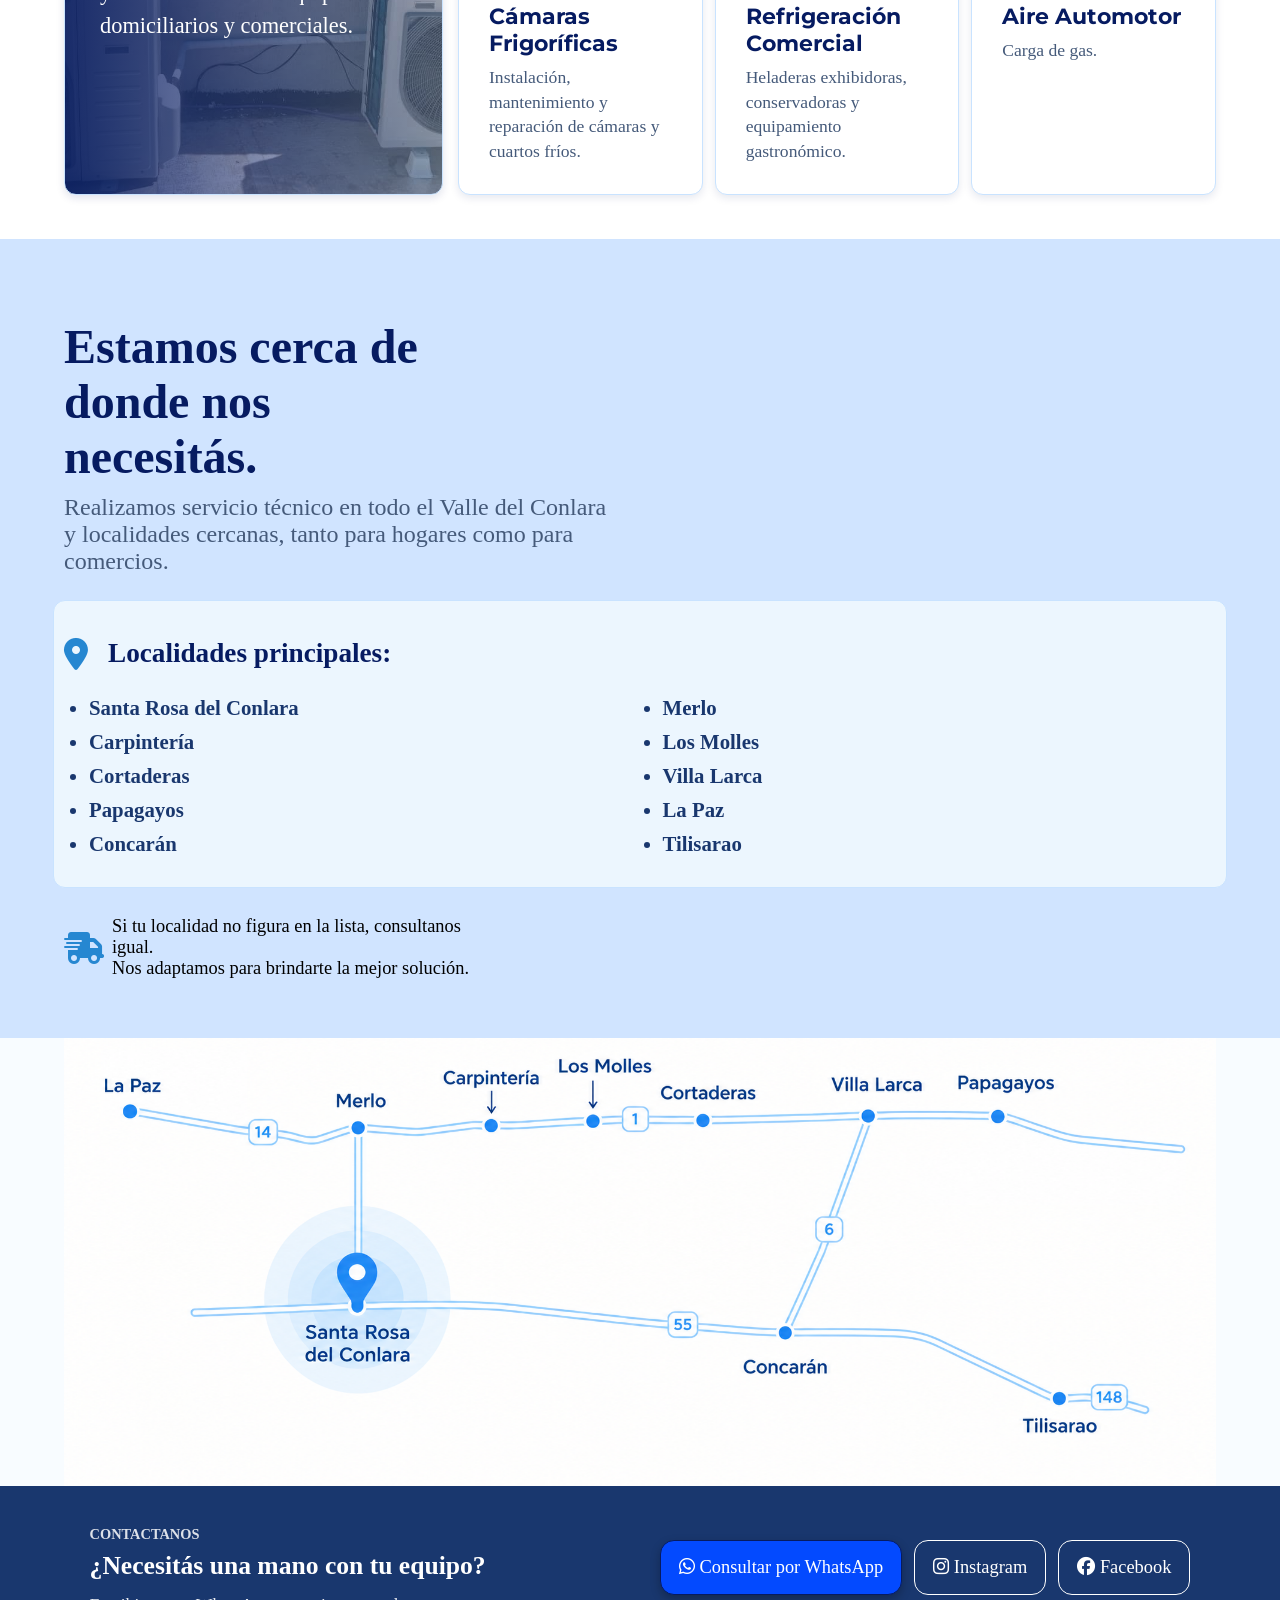
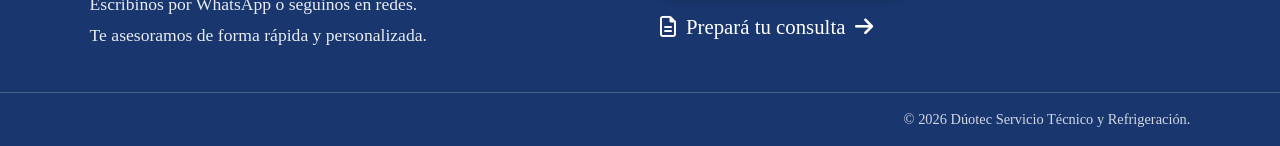
<file: html/servicios.html>
<!doctype html>
<html lang="es">
  <head>
    <meta charset="UTF-8" />
    <meta name="viewport" content="width=device-width, initial-scale=1.0" />
    <title>Dúotec | Servicios y Cobertura</title>
    <link rel="icon" type="image/png" href="../imagenes/logoSimplificado.png" />

    <link rel="preconnect" href="https://fonts.googleapis.com" />
    <link rel="preconnect" href="https://fonts.gstatic.com" crossorigin />

    <link
      href="https://fonts.googleapis.com/css2?family=Montserrat:wght@600;700&display=swap"
      rel="stylesheet"
    />

    <link rel="stylesheet" href="../css/estilos.css" />

    <link
      rel="stylesheet"
      href="https://cdnjs.cloudflare.com/ajax/libs/font-awesome/6.7.2/css/all.min.css"
    />
  </head>

  <body>
    <!-- HEADER -->
    <header>
      <div class="contenedorHeaderPrincipal">
        <img
          src="../imagenes/logoDuoTec.png"
          alt="Logo Dúo Tec"
          id="fotoLogo"
        />
        <div class="contenedorTitulo">
          <p class="tituloDuo">DÚOTEC</p>
          <p class="subtitulo">Servicio Técnico y Refrigeración</p>
        </div>
      </div>

      <nav class="links">
        <a href="index.html">Inicio</a>
        <a href="servicios.html" class="activo" aria-current="page">
          Servicios y Cobertura
        </a>
        <a href="contacto.html">Contacto</a>
      </nav>
    </header>

    <main>
      <section class="hero-servicios">
        <h2 class="tituloMarca">DÚOTEC</h2>

        <div class="contenido-hero">
          <img
            src="../imagenes/soluciones1img.jpg"
            alt="Instalación de aire"
            class="img-lateral"
          />

          <div class="contenido-central">
            <div class="textos">
              <h1>
                Tu tranquilidad en las mejores manos,
                <span id="azulcito">estés donde estés.</span>
              </h1>

              <p>
                Soluciones técnicas de primer nivel para tu hogar y tu comercio.
                Reparamos e instalamos tus equipos con la garantía y confianza
                que buscás en todo el Valle del Conlara.
              </p>
            </div>

            <div class="iconos-beneficios">
              <div class="item-beneficio">
                <i class="fa-solid fa-shield-halved"></i>
                <span>Trabajo 100% confiable</span>
              </div>

              <div class="item-beneficio">
                <i class="fa-solid fa-wrench"></i>
                <span>Técnicos especializados</span>
              </div>

              <div class="item-beneficio">
                <i class="fa-regular fa-clock"></i>
                <span>Respuesta rápida</span>
              </div>
            </div>
          </div>

          <img
            src="../imagenes/soluciones2img.jpg"
            alt="Reparación de heladera"
            class="img-lateral"
          />
        </div>
      </section>

      <section class="serviciosLista">
        <div class="contenedorServiciosLista">
          <div class="textosServicios">
            <h1>Nuestros Servicios</h1>
            <p>
              Trabajamos para brindarte un servicio completo de principio a fin
            </p>
          </div>

          <div class="tarjetas">
            <div class="tarjetaAire">
              <div class="tarjetaPrincipal">
                <i class="fa-regular fa-snowflake"></i>
                <h2>Aires Acondicionados</h2>
                <p>
                  Servicio técnico especializado que brinda instalación,
                  reparación y mantenimiento de equipos domiciliarios y
                  comerciales.
                </p>
              </div>
            </div>

            <div class="tarjetasGenerales">
              <div class="tarjetaGeneral">
                <i class="fa-solid fa-temperature-arrow-down"></i>
                <h1>Heladeras y Freezers</h1>
                <p>Service y reparación de equipos domésticos y comerciales</p>
              </div>

              <div class="tarjetaGeneral">
                <i class="fa-solid fa-soap"></i>
                <h1>Lavarropas</h1>
                <p>Diagnóstico y reparación de todas las marcas.</p>
              </div>

              <div class="tarjetaGeneral">
                <i class="fa-solid fa-fan"></i>
                <h1>Cámaras Frigoríficas</h1>
                <p>
                  Instalación, mantenimiento y reparación de cámaras y cuartos
                  fríos.
                </p>
              </div>

              <div class="tarjetaGeneral">
                <i class="fa-solid fa-utensils"></i>
                <h1>Refrigeración Comercial</h1>
                <p>
                  Heladeras exhibidoras, conservadoras y equipamiento
                  gastronómico.
                </p>
              </div>

              <div class="tarjetaGeneral">
                <i class="fa-solid fa-car"></i>
                <h1>Aire Automotor</h1>
                <p>Carga de gas.</p>
              </div>
            </div>
          </div>
        </div>
      </section>

      <section class="seccionLocalidades">
        <div class="contenedorLoc">
          <div class="contIzq">
            <div class="txtIzq">
              <h2>Estamos cerca de donde nos necesitás.</h2>
              <p>
                Realizamos servicio técnico en todo el Valle del Conlara <br />
                y localidades cercanas, tanto para hogares como para comercios.
              </p>
            </div>

            <div class="listaLoc">
              <div class="textosLoc">
                <i class="fa-solid fa-location-dot" aria-hidden="true"></i>
                <h3>Localidades principales:</h3>
              </div>

              <div class="unLista">
                <ul>
                  <li>Santa Rosa del Conlara</li>
                  <li>Merlo</li>
                  <li>Carpintería</li>
                  <li>Los Molles</li>
                  <li>Cortaderas</li>
                  <li>Villa Larca</li>
                  <li>Papagayos</li>
                  <li>La Paz</li>
                  <li>Concarán</li>
                  <li>Tilisarao</li>
                </ul>
              </div>
            </div>

            <div class="txtFinalLoc">
              <i class="fa-solid fa-truck-fast" aria-hidden="true"></i>
              <p>
                Si tu localidad no figura en la lista, consultanos igual.
                <br />Nos adaptamos para brindarte la mejor solución.
              </p>
            </div>
          </div>

          <div class="contDer">
            <img
              src="../imagenes/coberturaLocalidadesCortada.png"
              alt="Cobertura de Localidades"
              class="fotoLocalidades"
            />
          </div>
        </div>
      </section>
    </main>

    <!-- FOOTER -->
    <footer>
      <div class="contenedorFooter">
        <div class="textosFooter">
          <p id="contactanos">CONTACTANOS</p>
          <h2 class="txtPadre">¿Necesitás una mano con tu equipo?</h2>
          <p class="txt">Escribinos por WhatsApp o seguinos en redes.</p>
          <p class="txt">Te asesoramos de forma rápida y personalizada.</p>
        </div>

        <div class="contenedorLinks">
          <div class="contenedorBotones">
            <a
              href="https://wa.me/5492664207109"
              id="consultarWhatsappFooter"
              target="_blank"
              rel="noopener noreferrer"
            >
              <i class="fa-brands fa-whatsapp" aria-hidden="true"></i>
              Consultar por WhatsApp
            </a>

            <a
              href="https://www.instagram.com/duotec_serv.tec.refrig/"
              target="_blank"
              rel="noopener noreferrer"
              id="consultarInsta"
            >
              <i class="fa-brands fa-instagram" aria-hidden="true"></i>
              Instagram
            </a>

            <a
              href="https://www.facebook.com/profile.php?id=100093465604196"
              target="_blank"
              rel="noopener noreferrer"
              id="consultarFace"
            >
              <i class="fa-brands fa-facebook" aria-hidden="true"></i>
              Facebook
            </a>
          </div>

          <a href="contacto.html" id="prepararConsulta">
            <i class="fa-regular fa-file-lines" aria-hidden="true"></i>
            Prepará tu consulta
            <i
              class="fa-solid fa-arrow-right"
              id="flecha"
              aria-hidden="true"
            ></i>
          </a>
        </div>
      </div>

      <div class="pieFooter">
        <p>© 2026 Dúotec Servicio Técnico y Refrigeración.</p>
      </div>
    </footer>
  </body>
</html>
</file>
<file: css/estilos.css>
/* declaración de variables para los colores principales */
:root {
    --azul-oscuro: #19376e;
    /*Header y footer*/

    --azul-titulos: #061b61;
    /*Titulos principales*/

    --azul-subtitulos: #2687d1;
    /* Subtítulos */

    --azul-botones: #006cfd;
    /*Botones principales*/

    --celeste: #17b8f8;
    /*Detalles e indicadores*/

    --texto-secundario: #455a7a;
    /*Textos secundarios*/

    --fondo-celeste: #ecf6fe;
    /*Fondos de secciones*/

    --fondo-iconos: #e8f4ff;
    /*Fondos de íconos*/

    --bordes: #c9e3ff;
    /*Bordes de tarjetas*/

    --blanco: #ffffff;
    /*Tarjetas y fondos*/
}



body {
    background-color: #F8FCFF;
    margin: 0;
    min-height: 100vh;
    display: flex;
    flex-direction: column;
    font-family: Georgia, "Times New Roman", Times, serif;
}

main {
    flex: 1;
}

img {
    max-width: 100%;
    height: auto;
}

header {
    display: flex;
    align-items: center;
    gap: 20px;
    padding: 16px 32px;
    background-color: var(--azul-oscuro);
    color: white;
    flex-wrap: wrap;
    position: sticky;
    top: 0;
    z-index: 1000;
}

header nav {
    display: flex;
    margin-left: auto;
    gap: 24px;
}

header nav a {
    color: white;
    text-decoration: none;
    transition: transform 0.2s ease;
}

header nav a:hover {
    transform: scale(1.05);
}

header nav a.activo {
    border-bottom: 3px solid #61aff9;
    padding-bottom: 6px;
}

header img {
    width: 90px;
    height: auto;
}

.contenedorHeaderPrincipal {
    margin-left: 30px;
    display: flex;
    align-items: center;
    gap: 20px;
}

#fotoLogo {
    width: 60px;
    height: 60px;
    object-fit: contain;
    align-self: center;
    flex-shrink: 0;
}

.tituloDuo {
    font-family: "Montserrat", sans-serif;
    font-size: 45px;
    line-height: 1;
    margin: 0;
}

.subtitulo {
    font-family: "Montserrat", sans-serif;
    font-size: 15px;
    line-height: 1;
    margin: 0;
}

.links {
    font-size: 20px;
}

p.refYServicio {
    margin-top: 0;
}

section.presentacion {
    margin: 0 auto;
    background-image: url("../imagenes/FotoPrincipal.png");
    width: 100%;
    height: 850px;
    background-size: cover;
    background-position: center;
    background-repeat: no-repeat;
}

.presentacion {
    display: flex;
    justify-content: center;
    flex-direction: column;
}

.presentacion .contenedor {
    padding: 30px;
}

p.refSer {
    margin-left: 15px;
    font-size: 20px;
    margin-bottom: 10px;
    color: var(--texto-secundario);
    font-weight: 900;

}


.presentacion h1 {
    color: var(--azul-titulos);
    font-size: clamp(1rem, 15vw, 6rem);
}

.presentacion .infoChica {
    margin-left: 20px;
    color: var(--texto-secundario);
    max-width: 600px;
    font-size: clamp(1.5rem, 15vw, 2rem);
    margin-top: 10px;
}

.textoPresentacion p,
.textoPresentacion h1 {
    margin-top: 10px;
    margin-bottom: 0;
}



.botonesConsultas {
    margin-top: 45px;
}

.botonesConsultas a {
    font-size: 1.6rem;
    padding: 15px;
    border: 2.5px solid transparent;
    border-radius: 10px;
    text-decoration: none;
}

.btnWhats {
    background-color: #034aff;
    color: white;
    margin-right: 10px;
    border-radius: 8px;
    font-size: 2rem;
}

#verServicios {
    border-color: var(--azul-botones);
    color: var(--azul-botones);
}

.ubik {
    margin-top: 45px;
    font-size: 25px;
    color: var(--azul-oscuro);
}

.textosSeccion2 .infoChica {
    font-weight: 600;
    font-size: 20px;
    margin-bottom: 10px;
    color: var(--texto-secundario);
}

.textosSeccion2 h2 {
    margin-top: 0px;
    color: var(--azul-titulos);
    font-size: 2.7rem;
}

.textosSeccion2 {
    margin-top: 50px;
    display: flex;
    flex-direction: column;
    align-items: center;
    gap: 0px;
}

.contenedorSoluciones {
    display: flex;
    flex-wrap: wrap;
    justify-content: center;
    gap: 30px;
    max-width: 1500px;
    padding: 0 30px;
    box-sizing: border-box;
    margin: 0 auto;
    margin-bottom: 100px;
}

.tarjetaServicio {
    display: flex;
    flex-direction: column;
    align-items: center;
    justify-content: center;
    background-color: var(--blanco);
    border: 1px solid var(--bordes);
    border-radius: 12px;
    padding: 30px;
    flex-basis: calc(33.33% - 20px);
    box-sizing: border-box;
    padding-bottom: 40px;
    transition: transform 0.2s ease;
}

.tarjetaServicio h3 {
    color: var(--azul-titulos);
    font-size: 25px;
    margin-top: 20px;
    margin-bottom: 0px;
    text-align: center;
}

.tarjetaServicio p {
    color: var(--texto-secundario);
    font-size: 20px;
    text-align: center;
    max-width: 25ch;
    margin-bottom: 20px;
}

.tarjetaServicio i {
    font-size: 60px;
    color: var(--azul-botones);
}

.tarjetaServicio:hover {
    transform: scale(1.05);
}

.icono {
    display: flex;
    justify-content: center;
    align-items: center;
    width: 100px;
    height: 100px;
    background-color: var(--bordes);
    border-radius: 50%;
}

.trabajos {
    background-color: var(--fondo-iconos);
    width: 100%;
    margin-bottom: 15px;
}

.textoPresentacion h1 {
    -webkit-text-stroke: 0.5px white;
}

.contenedorSeccion3 {
    background-color: var(--fondo-iconos);
    display: grid;
    grid-template-columns: minmax(280px, 1fr) minmax(0, 2fr);
    align-items: center;
    gap: 40px;
    max-width: 1800px;
    margin: 0 auto;
    padding: 60px 40px;
    box-sizing: border-box;
}

.textosSeccion3 {
    display: flex;
    flex-direction: column;
    justify-content: center;
    min-width: 0;
}


.textosSeccion3 h2 {
    color: var(--azul-titulos);
    max-width: 10ch;
    font-size: clamp(3rem, 5vw, 6rem);
    margin-top: 0;
    margin-bottom: 10px;
}

.textosSeccion3 .p1s3 {
    font-size: 1.2rem;
    margin-top: 0px;
    margin-bottom: 10px;
    font-weight: 600;
    opacity: 0.8;
}

.textosSeccion3 p {
    color: var(--texto-secundario);
    font-size: 1.7rem;
    max-width: 25ch;
    margin-top: 10px;
    opacity: 1;
}

.carrusel {
    display: flex;
    align-items: center;
    gap: 15px;
    min-width: 0;
    width: 100%;
}

.contenedorImagenes {
    position: relative;
    width: 100%;
    aspect-ratio: 2 / 1;
    overflow: hidden;
    border-radius: 16px;
}

.contenedorImagenes img {
    position: absolute;
    inset: 0;
    width: 100%;
    height: 100%;
    object-fit: cover;
    object-position: center;
    opacity: 0;
    transition: opacity 0.4s ease;
}

.contenedorImagenes .imagenActiva {
    opacity: 1;
}

.infoCarrusel {
    transition: opacity 0.2s ease;
}

.infoCarrusel.desvaneciendo {
    opacity: 0.3;
}

.carrusel button {
    flex: 0 0 45px;
    width: 45px;
    height: 45px;
    background-color: var(--azul-oscuro);
    border: 1px solid var(--blanco);
    border-radius: 50%;
    cursor: pointer;
    font-size: 18px;
    color: var(--blanco);
    box-shadow: 0 2px 6px rgba(0, 0, 0, 0.1);
    display: flex;
    justify-content: center;
    align-items: center;
    transition: transform 0.2s ease;
}

.carrusel button:hover {
    transform: scale(1.08);
}

.visorCarrusel {
    display: flex;
    flex-direction: column;
    align-items: stretch;
    flex: 1;
    min-width: 0;
    gap: 12px;
}

.infoCarrusel {
    display: flex;
    justify-content: space-between;
    align-items: center;
    width: 100%;
    color: var(--texto-secundario);
    font-size: 1rem;
}

.infoCarrusel p {
    margin: 10px;
    font-size: 1rem;
}

#contadorCarrusel {
    font-weight: 600;
    color: var(--azul-oscuro);
}

.cobertura {
    background-color: var(--blanco);
    background-image: url("../imagenes/localidadesInicio.png");
    background-repeat: no-repeat;
    background-position: center right;
    background-size: 62%;
    width: auto;
}

.contenedorSeccion4 {
    max-width: 1200px;
    margin-left: 50px;
    padding: 80px 20px;
    display: flex;
    align-items: center;
    padding-top: 20px;
}

.textosSeccion4 {
    width: 48%;
    max-width: 600px;
    display: flex;
    flex-direction: column;
    align-items: flex-start;
}

.etiquetaCobertura {
    color: var(--texto-secundario);
    font-size: clamp(0.85rem, 1vw, 1rem);
    max-width: clamp(18ch, 22vw, 25ch);
    margin-top: 10px;
    opacity: 1;
    margin-bottom: 10px;
}

.contenedorSeccion4 h2 {
    color: var(--azul-titulos);
    font-size: clamp(2rem, 3.5vw, 3rem);
    margin-top: 15px;
    margin-bottom: 10px;
    max-width: clamp(9ch, 30vw, 16ch);
}

.descripcionCobertura {
    color: var(--azul-titulos);
    font-size: clamp(1rem, 1.5vw, 11.4rem);
    margin-top: 15px;
    opacity: 1;
    margin-bottom: 45px;
    max-width: clamp(22ch, 35vw, 38ch);
}

.descripcionCobertura strong {
    color: var(--azul-botones);
}

.bloqueBoton a {
    margin-top: 45px;
    font-size: clamp(1rem, 1.3vw, 1.6rem);
    padding: clamp(9px, 1vw, 15px);
    border: 2.5px solid var(--azul-botones);
    border-radius: 10px;
    text-decoration: none;
}

.btnVerCobertura {
    border-color: var(--azul-oscuro);
    color: var(--blanco);
    background-color: var(--azul-botones);
}

.btnVerCobertura #flechaCober {
    transition: 0.2s ease;
}

.btnVerCobertura:hover #flechaCober {
    transform: scale(1.09) translateX(3px);
}

#flechaCober {
    font-size: 15px;
}

.contenedorFooter {
    margin-top: 0px;
    background-color: var(--azul-oscuro);
    color: var(--blanco);

    display: flex;
    justify-content: space-between;
    align-items: center;
    gap: 40px;

    padding: 40px 7%;
}

.textosFooter {
    display: flex;
    flex-direction: column;
    align-items: flex-start;
    gap: 0;
    margin-left: 0;
    transform: none;
    flex: 1;
    min-width: 0;
}

.textosFooter p#contactanos {
    margin: 0 0 8px;
    color: var(--blanco);
    opacity: 0.85;
    font-size: 0.9rem;
    font-weight: 700;
}

.txtPadre {
    margin: 0 0 10px;
    font-size: clamp(1.5rem, 2vw, 2.2rem);
    line-height: 1.2;
}

.txt {
    font-size: 1.1rem;
    line-height: 1.5;
    margin: 0 0 4px;
    opacity: 0.9;
}

.contenedorLinks {
    display: flex;
    flex-direction: column;
    justify-content: center;
    align-items: flex-start;
    gap: 20px;
    flex-shrink: 0;
}

.contenedorBotones {
    display: flex;
    flex-wrap: wrap;
    gap: 12px;
}

.contenedorFooter a {
    text-decoration: none;
}

#consultarWhatsappFooter {
    padding: 16px 18px;
    font-size: 1.15rem;
    border: 1px solid var(--azul-titulos);
    border-radius: 15px;
    background-color: #034aff;
    color: white;
    border-radius: 14px;
    box-shadow: 0 4px 10px rgba(0, 0, 0, 0.25);
    transition: all 0.2s ease;
}

#consultarWhatsappFooter:hover {
    transform: translateY(-2px);
    box-shadow: 0 6px 15px rgba(0, 0, 0, 0.4);
    background-color: #0056cc;
}

#consultarInsta,
#consultarFace {
    padding: 16px 18px;
    font-size: 1.15rem;
    color: var(--blanco);
    border: 1px solid var(--blanco);
    border-radius: 14px;
    transition: all 0.2s ease;
}

#consultarInsta:hover,
#consultarFace:hover {
    transform: translateY(-2px);
    background-color: rgba(255, 255, 255, 0.1);
    border-color: var(--celeste);
}

#prepararConsulta {
    display: inline-flex;
    align-items: center;
    gap: 10px;
    color: var(--blanco);
    font-size: 1.3rem;
    text-decoration: none;
}

#flecha {
    transition: transform 0.2s ease;
}

#prepararConsulta:hover #flecha {
    transform: scale(1.2) translateX(5px);
}

.pieFooter {
    background-color: var(--azul-oscuro);
    color: var(--blanco);
    border-top: 1px solid rgba(255, 255, 255, 0.2);
    padding: 18px 7%;
    text-align: right;
}

.pieFooter p {
    margin: 0;
    font-size: 0.9rem;
    opacity: 0.8;
}

/* ========================================= */
/*         SERVICIOS Y COBERTURA       */
/* ========================================= */

.hero-servicios {
    display: flex;
    flex-direction: column;
    align-items: center;
    justify-content: center;
    min-height: calc(100vh - 112px);
    padding: 30px 5%;
    gap: 25px;
    box-sizing: border-box;
}

.tituloMarca {
    display: flex;
    align-items: center;
    justify-content: center;
    gap: 25px;
    width: 100%;

    margin-top: 20px;
    margin-bottom: 50px;

    font-family: "Montserrat", sans-serif;
    font-size: 5rem;
    font-weight: 900;
    letter-spacing: 8px;
    color: var(--azul-titulos);
    text-transform: uppercase;
    line-height: 1;
}

.tituloMarca::before,
.tituloMarca::after {
    content: "";
    flex: 1;
    height: 2px;
}

.tituloMarca::before {
    background: linear-gradient(to left, var(--azul-oscuro), transparent);
}

.tituloMarca::after {
    background: linear-gradient(to right, var(--azul-oscuro), transparent);
}

.contenido-hero {
    display: flex;
    justify-content: space-between;
    align-items: center;
    gap: 40px;
    width: 100%;
}

.img-lateral {
    width: min(30vw, 500px);
    height: auto;
    aspect-ratio: 1 / 1;
    object-fit: cover;
    border: 12px;
    box-shadow: 0 4px 15px rgba(6, 27, 97, 0.1);
    transition: transform 0.3s ease;
    border-radius: 12px;
}

.img-lateral:hover {
    transform: scale(1.03);
}

.contenido-central {
    display: flex;
    flex-direction: column;
    align-items: center;
    text-align: center;
    flex: 1;
    justify-content: flex-start;
    padding-top: 0;
    margin-top: 0;
    min-width: 0;
}

.textos h1 {
    color: var(--azul-titulos);
    font-size: 3.5rem;
    line-height: 1.25;
    margin: 0 0 25px;
    text-align: center;
}

#azulcito {
    margin-top: 0px;
    margin-bottom: 20px;
    color: var(--azul-subtitulos);
}

.textos p {
    color: var(--texto-secundario);
    font-size: 1.5rem;
    max-width: 600px;
    margin: 0 auto 30px;
    text-align: center;
}

.iconos-beneficios {
    display: flex;
    justify-content: center;
    gap: 30px;
    margin-top: 10px;
}

.item-beneficio {
    display: flex;
    align-items: center;
    gap: 18px;
    color: var(--texto-secundario);
    font-size: 20px;
}

.item-beneficio i {
    color: var(--azul-botones);
    font-size: 24px;
    flex-shrink: 0;
    transition: transform 0.2s ease;
}

.item-beneficio:hover i {
    transform: scale(1.08);
}

.item-beneficio span {
    text-align: left;
    display: block;
    line-height: 1.3;
}

.serviciosLista {
    background-color: var(--blanco);
    padding: 25px 5% 35px;
    margin-top: 0;
}

.contenedorServiciosLista {
    max-width: 1500px;
    margin: 0 auto;
    min-height: 700px;
}

.textosServicios {
    text-align: center;
    margin-bottom: 30px;
}

.textosServicios h1 {
    color: var(--azul-titulos);
    font-family: "Montserrat", sans-serif;
    font-size: 2.5rem;
    margin: 0 0 8px;
}

.textosServicios p {
    color: var(--texto-secundario);
    font-size: 1.5rem;
    margin: 0;
}

.tarjetas {
    display: grid;
    grid-template-columns: 1fr 2fr;
    gap: 15px;
    align-items: stretch;
    min-height: 520px;
}

.tarjetaAire {
    min-width: 0;
    display: flex;
    background:
        linear-gradient(90deg, rgba(6, 27, 97, 0.88), rgba(6, 27, 97, 0.15)),
        url("../imagenes/instalaciónExterior1.jpg") center / cover no-repeat;
    border: 1px solid var(--bordes);
    border-radius: 12px;
    overflow: hidden;
    box-shadow: 0 3px 8px rgba(6, 27, 97, 0.12);
}

.tarjetaAire {
    transition:
        transform 0.3s ease,
        box-shadow 0.3s ease;
}

.tarjetaAire:hover {
    transform: translateY(-5px);
    box-shadow: 0 8px 20px rgba(6, 27, 97, 0.2);
}

.tarjetaPrincipal {
    display: flex;
    flex-direction: column;
    justify-content: center;
    align-items: flex-start;
    padding: 35px;
    color: var(--blanco);
}

.tarjetaPrincipal i {
    display: flex;
    align-items: center;
    justify-content: center;
    width: 48px;
    height: 48px;
    border-radius: 50%;
    background-color: var(--fondo-iconos);
    color: var(--azul-oscuro);
    font-size: 25px;
    margin-bottom: 12px;
}

.tarjetaPrincipal h2 {
    font-family: "Montserrat", sans-serif;
    font-size: 1.8rem;
    line-height: 1.2;
    margin: 0 0 10px;
}

.tarjetaPrincipal p {
    font-size: 1.4rem;
    line-height: 1.5;
    margin: 0;
}

.tarjetasGenerales {
    display: grid;
    grid-template-columns: repeat(6, minmax(0, 1fr));
    grid-template-rows: repeat(2, minmax(0, 1fr));
    gap: 12px;
    min-width: 0;
}

.tarjetaGeneral {
    grid-column: span 3;
    min-width: 0;
    padding: 30px;
    display: flex;
    flex-direction: column;
    align-items: flex-start;
    justify-content: flex-start;
    background-color: var(--blanco);
    border: 1px solid var(--bordes);
    border-radius: 12px;
    box-shadow: 0 3px 8px rgba(6, 27, 97, 0.1);
    transition:
        transform 0.2s ease,
        box-shadow 0.2s ease;
}

.tarjetaGeneral:nth-child(n + 3) {
    grid-column: span 2;
}

.tarjetaGeneral:hover {
    transform: translateY(-3px);
    box-shadow: 0 5px 12px rgba(6, 27, 97, 0.15);
}

.tarjetaGeneral i {
    display: flex;
    align-items: center;
    justify-content: center;
    width: 48px;
    height: 48px;
    font-size: 24px;
    margin-bottom: 12px;
    border-radius: 50%;
    background-color: var(--fondo-iconos);
    color: var(--azul-oscuro);
}

.tarjetaGeneral h1 {
    font-family: "Montserrat", sans-serif;
    color: var(--azul-titulos);
    font-size: 1.4rem;
    line-height: 1.2;
    margin: 0 0 8px;
}

.tarjetaGeneral p {
    color: var(--texto-secundario);
    font-size: 1.1rem;
    line-height: 1.4;
    margin: 0;
}

.contenedorLoc {
    display: grid;
    grid-template-columns: 2fr 3fr;
    align-items: stretch;
    min-height: 650px;
    background-color: rgb(208, 228, 255);
    margin-bottom: 0px;
}

.contIzq {
    margin-top: 40px;
    display: flex;
    flex-direction: column;
    gap: 25px;
    margin-left: 60px;
}

.contDer {
    width: 100%;
    height: 100%;
    overflow: hidden;
    align-self: stretch;
}

.contDer img {
    display: block;
    width: 100%;
    height: 100%;
    object-fit: cover;
    object-position: right center;
    transform: none;
}

.txtIzq h2 {
    font-size: 3rem;
    color: var(--azul-titulos);
    max-width: 17ch;
    margin-bottom: 10px;
}

.txtIzq p {
    font-size: 1.5rem;
    color: var(--texto-secundario);
    max-width: 50ch;
    margin-top: 0px;
    margin-bottom: 15px;
}

.listaLoc {
    display: flex;
    flex-direction: column;
    gap: 0px;
    background-color: var(--fondo-celeste);
    padding: 10px;
    border: 1px solid var(--bordes);
    border-radius: 12px;
    margin-top: 0px;
    margin-bottom: 0px;
    max-width: 700px;
}

.textosLoc {
    display: flex;
    align-items: center;
    gap: 10px;
    margin-bottom: 0px;
}

.unLista {
    margin-top: 0px;
}

.textosLoc h3 {
    font-size: 1.7rem;
    color: var(--azul-titulos);
}

.textosLoc i {
    color: var(--azul-subtitulos);
    font-size: 2rem;
    margin-right: 10px;
}

.unLista ul {
    margin-top: 0;
    padding-left: 25px;
    display: grid;
    grid-template-columns: repeat(2, minmax(0, 1fr));
    column-gap: 20px;
    row-gap: 10px;
    font-size: 1.3rem;
}

.unLista li {
    font-weight: 550;
    color: var(--azul-oscuro);
}

.txtFinalLoc {
    display: flex;
    align-items: center;
    gap: 10px;
    margin-top: 0px;
}

.txtFinalLoc i {
    color: var(--azul-subtitulos);
    font-size: 2rem;
}

.txtFinalLoc p {
    font-size: 1.3rem;
    max-width: 42ch;
}


/* =========================================*/
/* PÁGINA DE CONTACTO              /*========================================= */

.seccionContacto {
    display: flex;
    justify-content: center;
    align-items: center;
    min-height: calc(100vh - 86px);
    padding: 35px 5%;
    box-sizing: border-box;
    background-image: url("../imagenes/fondoContacto2.png");
    background-size: cover;
    background-position: right center;
    background-repeat: no-repeat;
}

.panelContacto {
    background-color: var(--fondo-celeste);
    display: grid;
    grid-template-columns: 0.65fr 1fr;
    width: 100%;
    max-width: 1280px;
    padding: 28px;
    box-sizing: border-box;
    border-radius: 15px;
    gap: 70px;
}

#contacto {
    font-size: 0.85rem;
    font-weight: 700;
    letter-spacing: 2px;
    margin: 0;
}

.infoContacto h1 {
    color: var(--azul-titulos);
    font-size: 2.7rem;
    font-weight: 600;
    margin-top: 10px;
    margin-bottom: 15px;
    max-width: 12ch;
}

.infoContacto p {
    color: var(--texto-secundario);
    font-size: 1.1rem;
    max-width: 35ch;
}


.tarjetasContenedor {
    margin-top: 50px;
    display: flex;
    flex-direction: column;
    align-items: flex-start;
    gap: 40px;
}

.tarjetasContacto {
    display: flex;
    gap: 20px;
    align-items: center;
    text-decoration: none;
    color: inherit;
    border-radius: 10px;
    transition: transform 0.2s ease, background-color 0.2s ease;
}

.tarjetasContacto:hover {
    transform: translateX(5px);
    background-color: rgba(38, 135, 209, 0.06);
}

.tarjetasContacto:focus-visible {
    outline: 3px solid var(--azul-botones);
    outline-offset: 5px;
}

.tarjetasContacto h3 {
    color: var(--azul-titulos);
    margin: 0;
}

.tarjetasContacto .txt p {
    font-size: 1rem;
    margin: 2px 0 0;
}

.tarjetasContacto i {
    font-size: 2rem;
    color: var(--azul-oscuro);
}

.tarjetasContacto .fa-phone,
.tarjetasContacto .fa-envelope {
    font-size: 1.6rem;
}


.panelContacto .icono {
    width: 94px;
    height: 60px;
    flex: 0 0 94px;
    display: flex;
    justify-content: center;
    align-items: center;
    box-sizing: border-box;
}



.panelContacto .icono:not(.iconoRedes) {
    background-color: transparent;
    border-radius: 0;
    position: relative;
}

.panelContacto .icono:not(.iconoRedes)::before {
    content: "";
    position: absolute;
    width: 60px;
    height: 60px;
    border-radius: 50%;
    background-color: var(--bordes);
}

.panelContacto .icono:not(.iconoRedes) i {
    position: relative;
    z-index: 1;
}


.panelContacto .iconoRedes {
    width: 94px;
    height: 60px;
    flex-basis: 94px;
    border-radius: 30px;
    background-color: var(--bordes);
    display: flex;
    justify-content: center;
    align-items: center;
    gap: 4px;
    padding: 5px;
    box-sizing: border-box;
}

.panelContacto .iconoRedes a {
    display: flex;
    align-items: center;
    justify-content: center;
    width: 40px;
    height: 40px;
    border-radius: 50%;
    color: var(--azul-oscuro);
    text-decoration: none;
    transition: background-color 0.2s ease, transform 0.2s ease;
}

.panelContacto .iconoRedes a i {
    font-size: 1.3rem;
}

.panelContacto .iconoRedes a:hover {
    background-color: rgba(38, 135, 209, 0.2);
    transform: scale(1.08);
}

.panelContacto .iconoRedes a:first-child {
    position: relative;
}

.panelContacto .iconoRedes a:first-child::after {
    content: "";
    position: absolute;
    right: -2px;
    height: 25px;
    width: 1px;
    background-color: rgba(38, 135, 209, 0.4);
}

/* FORMULARIO */

.formularioContacto {
    border: 3px solid rgba(255, 255, 255, 0.7);
    border-radius: 18px;
    padding: 20px;
    box-sizing: border-box;
}

.formularioContacto h2 {
    color: var(--azul-titulos);
    font-size: 2rem;
}

.formularioContacto p {
    color: var(--texto-secundario);
    font-size: 1rem;
    margin-bottom: 20px;
}

.formularioContacto label {
    color: var(--azul-titulos);
    font-size: 1rem;
    font-weight: bold;
}

.errorNombre,
.errorCorreo,
.errorTelefono,
.errorLocalidad,
.errorEquipo,
.errorServicio,
.errorDescripcion {
    margin-top: 0px;
    margin-bottom: 0px;
    margin-left: 10px;
    line-height: 1.2;
    font-size: 0.85rem;
}


#formContacto {
    display: grid;
    grid-template-columns: repeat(2, minmax(0, 1fr));
    column-gap: 20px;
    row-gap: 14px;
    align-content: start;
}

#formContacto>div {
    display: flex;
    flex-direction: column;
    gap: 5px;
}

.descripcion,
.botonEnviar {
    grid-column: span 2;
}

#formContacto input,
#formContacto select,
#formContacto textarea {
    width: 100%;
    padding: 10px;
    box-sizing: border-box;
    border: 1px solid var(--bordes);
    border-radius: 6px;
    font-family: Georgia, 'Times New Roman', Times, serif;
    font-size: 0.95rem;
}

#formContacto input:focus,
#formContacto select:focus,
#formContacto textarea:focus {
    outline: none;
    border-color: var(--azul-botones);
    box-shadow: 0 0 0 2px rgba(0, 108, 253, 0.15);
}

#formContacto input::placeholder,
#formContacto textarea::placeholder {
    color: #8ba9cc;
    opacity: 0.9;
    font-size: 0.85rem;
}

#formContacto select:invalid {
    color: #8ba9cc;
}

#formContacto select option {
    color: #000;
}

#formContacto select:valid {
    color: #000;
}

#formContacto textarea {
    resize: vertical;
    min-height: 65px;
}

.botonEnviar {
    background-color: var(--azul-botones);
    color: var(--blanco);
    border: none;
    padding: 12px;
    border-radius: 8px;
    font-family: Georgia, 'Times New Roman', Times, serif;
    font-weight: bold;
    cursor: pointer;
    transition: background-color 0.3s ease;
    margin-top: 0;
}

.botonEnviar:hover {
    background-color: var(--azul-oscuro);
}

.resumenConsulta {
    margin-top: 25px;
    padding: 25px;
    background-color: var(--fondo-celeste);
    border: 2px solid var(--bordes);
    border-radius: 15px;
    box-sizing: border-box;
    box-shadow: 0 5px 15px rgba(6, 27, 97, 0.08);
}

.resumenConsulta h3 {
    color: var(--azul-titulos);
    font-size: 1.4rem;
    margin: 0 0 20px;
}

.resumenConsulta p {
    color: var(--texto-secundario);
    font-size: 1.2rem;
    margin: 10px 0;
    line-height: 1.5;
}

.botonWhatsApp {
    display: inline-flex;
    align-items: center;
    justify-content: center;
    gap: 10px;
    margin-top: 30px;
    padding: 12px 20px;
    background-color: #25D366;
    color: white;
    text-decoration: none;
    font-weight: bold;
    border-radius: 8px;
    transition: background-color 0.3s ease, transform 0.3s ease;
}

.botonWhatsApp:hover {
    background-color: #1da851;
    transform: scale(1.05);
}

.botonEditar {
    display: inline-flex;
    align-items: center;
    justify-content: center;
    margin: 20px 0 0 12px;
    padding: 12px 20px;
    background-color: var(--azul-botones);
    color: white;
    border: none;
    border-radius: 8px;
    font-weight: bold;
    cursor: pointer;
    transition: background-color 0.3s ease, transform 0.3s ease;
}

.botonEditar i {
    margin-right: 8px;
}

.botonEditar:hover {
    background-color: var(--azul-titulos);
    transform: scale(1.05);
}



@keyframes aparecerResumen {
    from {
        opacity: 0;
        transform: translateY(15px);
    }

    to {
        opacity: 1;
        transform: translateY(0);
    }
}


@keyframes desaparecerResumen {
    from {
        opacity: 1;
        transform: translateY(0);
    }

    to {
        opacity: 0;
        transform: translateY(10px);
    }
}

.resumenConsulta {
    animation: aparecerResumen 0.5s ease forwards;
}

.resumenConsulta.saliendo {
    animation: desaparecerResumen 0.3s ease forwards;
}

.resumenConsulta,
.formularioContacto {
    scroll-margin-top: 120px;
}




/* RESPONSIVE INICIO */

@media (max-width: 768px) {
    header {
        flex-direction: column;
        gap: 15px;
        padding: 15px;
    }

    .contenedorHeaderPrincipal {
        margin-left: 0;
        gap: 12px;
    }

    #fotoLogo {
        width: 50px;
        height: 50px;
    }

    .tituloDuo {
        font-size: 32px;
    }

    .subtitulo {
        font-size: 12px;
    }

    .links {
        margin-left: 0;
        justify-content: center;
        flex-wrap: wrap;
        gap: 15px;
        font-size: 16px;
    }

    .presentacion {
        height: auto;
        min-height: 600px;
        background-position: 65% center;
    }

    .presentacion .contenedor {
        padding: 30px 20px;
    }

    .presentacion h1 {
        font-size: clamp(2.5rem, 9vw, 4rem);
        color: var(--blanco);

    }

    .presentacion .infoChica {
        font-size: 1.2rem;
        margin-left: 0;
        color: var(--bordes);
    }

    p.refSer {
        margin-left: 0;
        font-size: 0.9rem;
        color: var(--bordes);

    }

    p.infoChica {
        -webkit-text-stroke: 0;
    }

    .botonesConsultas {
        display: flex;
        flex-direction: column;
        align-items: flex-start;
        gap: 15px;
        margin-top: 30px;
    }

    .botonesConsultas a {
        font-size: 1rem;
        padding: 12px;
    }

    .btnWhats {
        margin-right: 0;
    }

    #verServicios {
        color: var(--bordes);
        border-color: var(--bordes);
    }

    .ubik {
        font-size: 1rem;
        margin-top: 25px;
        color: var(--fondo-celeste);
    }

    .textosSeccion2 {
        padding: 0 20px;
        text-align: center;
    }

    .textosSeccion2 h2 {
        font-size: 2rem;
    }

    .contenedorSoluciones {
        padding: 0 20px;
        gap: 20px;
        margin-bottom: 50px;
    }

    .tarjetaServicio {
        flex-basis: 100%;
    }

    .tarjetaServicio h3 {
        font-size: 1.2rem;
    }

    .tarjetaServicio p {
        font-size: 0.9rem;
    }

    .contenedorSeccion3 {
        grid-template-columns: 1fr;
        gap: 30px;
        padding: 40px 20px;
        margin-bottom: 0;
    }

    .textosSeccion3 h2 {
        font-size: 3rem;
        max-width: none;
    }

    .textosSeccion3 p {
        font-size: 1.1rem;
    }

    .carrusel {
        width: 100%;
        gap: 5px;
    }

    .visorCarrusel {
        min-width: 0;
        flex: 1;
    }

    .carrusel button {
        flex: 0 0 32px;
        width: 32px;
        height: 32px;
        font-size: 13px;
    }

    .infoCarrusel {
        gap: 8px;
        font-size: 0.9rem;
    }

    .infoCarrusel p {
        margin: 5px 0;
        font-size: 0.9rem;
    }

    .cobertura {
        background-image: none;
        background-color: var(--bordes);
    }

    .contenedorSeccion4 {
        max-width: none;
        width: 100%;
        margin: 0;
        padding: 40px 25px;
        box-sizing: border-box;
    }

    .textosSeccion4 {
        width: 100%;
        max-width: none;
    }

    .etiquetaCobertura,
    .contenedorSeccion4 h2,
    .descripcionCobertura {
        max-width: none;
    }


    .contenedorSeccion4 h2 {
        font-size: 2rem;
    }

    .descripcionCobertura {
        font-size: 1.1rem;
    }

    .bloqueBoton a {
        font-size: 1rem;
        padding: 12px;
    }

    .contenedorFooter {
        flex-direction: column;
        align-items: flex-start;
        gap: 30px;
        padding: 35px 20px;
    }

    .contenedorLinks {
        width: 100%;
    }

    .contenedorBotones {
        flex-wrap: wrap;
    }

    .contenedorFooter a {
        font-size: 1rem;
    }

    .pieFooter {
        padding: 15px 20px;
        text-align: center;
    }

    section.presentacion {
        height: auto;
        min-height: 600px;
        background-position: 70% center;
        position: relative;
    }

    section.presentacion::before {
        content: "";
        position: absolute;
        inset: 0;
        background: linear-gradient(90deg,
                rgba(6, 27, 97, 0.92) 0%,
                rgba(6, 27, 97, 0.75) 55%,
                rgba(6, 27, 97, 0.25) 100%);
    }

    section.presentacion .contenedor {
        position: relative;
        z-index: 1;
    }

    .contenedorSoluciones {
        gap: 14px;
    }

    .tarjetaServicio {
        flex-basis: 100%;
        padding: 20px;
    }

    .tarjetaServicio h3 {
        font-size: 1.2rem;
        margin-bottom: 10px;
    }

    .tarjetaServicio p {
        font-size: 0.95rem;
        line-height: 1.5;
    }


    .contenedorImagenes {
        width: 100%;
        aspect-ratio: 1.6 / 1;
    }


    .trabajos {
        margin-bottom: 0;
    }

    .contenedorFooter .contenedorBotones {
        display: flex;
        justify-content: center;
        align-items: center;
    }

    .contenedorLinks {
        display: flex;
        align-items: center;
    }

    .contenedorFooter h2 {
        margin-top: 10px;
        margin-bottom: 25px;
    }
}

/*RESPONSIVE SERVICIOS*/

/* sección hero */
@media (max-width:1250px) {
    .contenido-hero {
        flex-wrap: wrap;
        justify-content: center;
        gap: 25px;
    }

    .contenido-central {
        flex: 0 0 100%;
        order: -1;
    }

    .img-lateral {
        width: calc(50% - 15px);
        max-width: 400px;
        height: 300px;
    }

    .textos h1 {
        font-size: clamp(2rem, 4.5vw, 3rem);
    }

    .textos p {
        font-size: 1.2rem;
        max-width: 600px;
        text-align: center;
    }

    .iconos-beneficios {
        flex-wrap: wrap;
        gap: 20px;
    }

    .item-beneficio {
        font-size: 1rem;
    }

}

/* sección tarjetas de servicios */
@media (max-width: 1100px) {
    .tarjetas {
        grid-template-columns: 1fr;
    }

    .tarjetaAire {
        min-height: 350px;
    }

    .tarjetasGenerales {
        grid-template-columns: repeat(2, minmax(0, 1fr));
        grid-template-rows: auto;
    }

    .tarjetaGeneral,
    .tarjetaGeneral:nth-child(n+3) {
        grid-column: span 1;
    }

    .tarjetaGeneral:last-child {
        grid-column: 1 / -1;
        width: 50%;
        justify-self: center;
    }

    .tarjetaGeneral h1 {
        font-size: 1.2rem;
    }



    .tarjetaGeneral:nth-last-child(2) p {
        font-size: 1rem;
    }
}

/* seccion cobertura */
@media (max-width: 800px) {
    .unLista ul {
        grid-template-columns: 1fr;
    }
}

@media (max-width: 1500px) {
    .contenedorLoc {
        grid-template-columns: 1fr;
    }

    .listaLoc {
        margin-right: 55px;
        max-width: 500px;
        margin-left: 55px;
    }

    .contenedorLoc {
        grid-template-columns: 1fr;
    }

    .contDer {
        display: none;
    }

    .contIzq {
        display: flex;
        flex-direction: column;
        justify-content: center;
        align-items: center;
        margin-left: 0;
        margin-right: 0;
        padding: 0 clamp(25px, 5vw, 80px);
        box-sizing: border-box;
        gap: 10px;
    }

    .txtIzq,
    .listaLoc,
    .txtFinalLoc {
        width: 100%;
        max-width: 100%;
    }

    .seccionLocalidades {
        background-image: url("../imagenes/localidadesInicio.png");
        background-repeat: no-repeat;
        background-position: center bottom;
        background-size: 90% auto;
        padding-bottom: 35vw;

    }

    .txtFinalLoc {
        margin-top: 0px;
        margin-bottom: 40px;
        gap: 8px;
    }

    .txtFinalLoc p {
        font-size: 1.15rem;
    }
}

@media (max-width: 768px) {
    .tituloMarca {
        font-size: clamp(2.2rem, 9vw, 3.5rem);
        letter-spacing: 4px;
        gap: 10px;
        margin-bottom: 30px;
    }

}


/* PÁGINA DE CONTACTO */

@media (max-width: 1100px) {
    .panelContacto {
        grid-template-columns: 1fr;
        gap: 40px;
        padding: 28px;
    }
}

@media (max-width: 600px) {
    #formContacto>div>label {
        min-height: 2.4em;
        display: flex;
        align-items: flex-end;
    }

    .nombre:nth-child(1) label,
    .correo label {
        font-size: 0.9rem;
    }

}
</file>
<file: estilos.css>
/* declaración de variables para los colores principales */
:root {
    --azul-oscuro: #19376e;
    /*Header y footer*/

    --azul-titulos: #061b61;
    /*Titulos principales*/

    --azul-subtitulos: #2687d1;
    /* Subtítulos */

    --azul-botones: #006cfd;
    /*Botones principales*/

    --celeste: #17b8f8;
    /*Detalles e indicadores*/

    --texto-secundario: #455a7a;
    /*Textos secundarios*/

    --fondo-celeste: #ecf6fe;
    /*Fondos de secciones*/

    --fondo-iconos: #e8f4ff;
    /*Fondos de íconos*/

    --bordes: #c9e3ff;
    /*Bordes de tarjetas*/

    --blanco: #ffffff;
    /*Tarjetas y fondos*/
}

body {
    margin: 0;
    min-height: 100vh;
    display: flex;
    flex-direction: column;
    font-family: Georgia, "Times New Roman", Times, serif;
}

main {
    flex: 1;
}

img {
    max-width: 100%;
    height: auto;
}

header {
    display: flex;
    align-items: center;
    gap: 20px;
    padding: 16px 32px;
    background-color: var(--azul-oscuro);
    color: white;
    flex-wrap: wrap;
    position: sticky;
    top: 0;
    z-index: 1000;
}

header nav {
    display: flex;
    margin-left: auto;
    gap: 24px;
}

header nav a {
    color: white;
    text-decoration: none;
    transition: transform 0.2s ease;
}

header nav a:hover {
    transform: scale(1.05);
}

header nav a.activo {
    border-bottom: 3px solid #61aff9;
    padding-bottom: 6px;
}

header img {
    width: 90px;
    height: auto;
}

.contenedorHeaderPrincipal {
    margin-left: 30px;
    display: flex;
    align-items: center;
    gap: 20px;
}

#fotoLogo {
    width: 80px;
    height: 80px;
    object-fit: contain;
    align-self: center;
    flex-shrink: 0;
}

.tituloDuo {
    font-family: "Montserrat", sans-serif;
    font-size: 45px;
    line-height: 1;
    margin: 0;
}

.subtitulo {
    font-family: "Montserrat", sans-serif;
    font-size: 15px;
    line-height: 1;
    margin: 0;
}

.links {
    font-size: 20px;
}

p.refYServicio {
    margin-top: 0;
}

section.presentacion {
    margin: 0 auto;
    background-image: url("imagenes/FotoPrincipal.png");
    width: 100%;
    height: 850px;
    background-size: cover;
    background-position: center;
    background-repeat: no-repeat;
}

.presentacion {
    display: flex;
    justify-content: center;
    flex-direction: column;
}

.presentacion .contenedor {
    padding: 30px;
}

p.refSer {
    margin-left: 15px;
    font-size: 20px;
    margin-bottom: 10px;
    color: var(--texto-secundario);
    font-weight: 900;
}

.presentacion h1 {
    color: var(--azul-titulos);
    font-size: clamp(1rem, 15vw, 6rem);
}

.presentacion .infoChica {
    margin-left: 20px;
    color: var(--texto-secundario);
    max-width: 600px;
    font-size: clamp(1.5rem, 15vw, 2rem);
    margin-top: 10px;
}

.textoPresentacion p,
.textoPresentacion h1 {
    margin-top: 10px;
    margin-bottom: 0;
}

.botonesConsultas {
    margin-top: 45px;
}

.botonesConsultas a {
    font-size: 1.6rem;
    padding: 15px;
    border: 2.5px solid transparent;
    border-radius: 10px;
    text-decoration: none;
}

.btnWhats {
    background-color: #034aff;
    color: white;
    margin-right: 10px;
    border-radius: 8px;
    font-size: 2rem;
}

#verServicios {
    border-color: var(--azul-botones);
    color: var(--azul-botones);
}

.ubik {
    margin-top: 45px;
    font-size: 25px;
    color: var(--azul-oscuro);
}

.textosSeccion2 .infoChica {
    font-weight: 600;
    font-size: 20px;
    margin-bottom: 10px;
    color: var(--texto-secundario);
}

.textosSeccion2 h2 {
    margin-top: 0px;
    color: var(--azul-titulos);
    font-size: 2.7rem;
}

.textosSeccion2 {
    margin-top: 50px;
    display: flex;
    flex-direction: column;
    align-items: center;
    gap: 0px;
}

.contenedorSoluciones {
    display: flex;
    flex-wrap: wrap;
    justify-content: center;
    gap: 30px;
    max-width: 1500px;
    margin: 0 auto;
    margin-bottom: 100px;
}

.tarjetaServicio {
    display: flex;
    flex-direction: column;
    align-items: center;
    justify-content: center;
    background-color: var(--blanco);
    border: 1px solid var(--bordes);
    border-radius: 12px;
    padding: 30px;
    flex-basis: calc(33.33% - 20px);
    box-sizing: border-box;
    padding-bottom: 40px;
    transition: transform 0.2s ease;
}

.tarjetaServicio h3 {
    color: var(--azul-titulos);
    font-size: 25px;
    margin-top: 20px;
    margin-bottom: 0px;
}

.tarjetaServicio p {
    color: var(--texto-secundario);
    font-size: 20px;
    text-align: center;
    max-width: 25ch;
    margin-bottom: 20px;
}

.tarjetaServicio i {
    font-size: 60px;
    color: var(--azul-botones);
}

.tarjetaServicio:hover {
    transform: scale(1.05);
}

.icono {
    display: flex;
    justify-content: center;
    align-items: center;
    width: 100px;
    height: 100px;
    background-color: var(--fondo-iconos);
    border-radius: 50%;
}

.trabajos {
    background-color: var(--fondo-iconos);
    width: 100%;
    margin-bottom: 15px;
}

.contenedorSeccion3 {
    background-color: var(--fondo-iconos);
    display: flex;
    justify-content: space-between;
    align-items: center;
    max-width: 1800px;
    margin: 0 auto;
    padding: 60px 20px;
}

.textosSeccion3 {
    display: flex;
    flex-direction: column;
    justify-content: center;
}

.textosSeccion3 h2 {
    color: var(--azul-titulos);
    max-width: 10ch;
    font-size: 6rem;
    margin-top: 0px;
    margin-bottom: 10px;
}

.textosSeccion3 .p1s3 {
    font-size: 1.2rem;
    margin-top: 0px;
    margin-bottom: 10px;
    font-weight: 600;
    opacity: 0.8;
}

.textosSeccion3 p {
    color: var(--texto-secundario);
    font-size: 1.7rem;
    max-width: 25ch;
    margin-top: 10px;
    opacity: 1;
}

.carrusel {
    display: flex;
    align-items: center;
    gap: 20px;
}

.carrusel img {
    width: 1000px;
    height: 500px;
    object-fit: cover;
    border-radius: 16px;
}

.carrusel button {
    background-color: var(--azul-oscuro);
    border: 1px solid var(--blanco);
    border-radius: 50%;
    width: 45px;
    height: 45px;
    cursor: pointer;
    font-size: 18px;
    color: var(--blanco);
    box-shadow: 0 2px 6px rgba(0, 0, 0, 0.1);
    display: flex;
    justify-content: center;
    align-items: center;
    transition: transform 0.2s ease;
}

.carrusel button:hover {
    transform: scale(1.08);
}

.visorCarrusel {
    display: flex;
    flex-direction: column;
    align-items: center;
    gap: 12px;
}

.infoCarrusel {
    display: flex;
    justify-content: space-between;
    align-items: center;
    width: 100%;
    color: var(--texto-secundario);
    font-size: 1rem;
}

.infoCarrusel p {
    margin: 10px;
    font-size: 1rem;
}

#contadorCarrusel {
    font-weight: 600;
    color: var(--azul-oscuro);
}

.cobertura {
    background-color: var(--blanco);
    background-image: url("imagenes/localidadesInicio.png");
    background-repeat: no-repeat;
    background-position: center right;
    background-size: 60%;
    width: auto;
}

.contenedorSeccion4 {
    max-width: 1200px;
    margin-left: 50px;
    padding: 80px 20px;
    display: flex;
    align-items: center;
}

.textosSeccion4 {
    max-width: 600px;
    display: flex;
    flex-direction: column;
    align-items: flex-start;
}

.etiquetaCobertura {
    color: var(--texto-secundario);
    font-size: 1rem;
    max-width: 25ch;
    margin-top: 10px;
    opacity: 1;
    margin-bottom: 10px;
}

.contenedorSeccion4 h2 {
    color: var(--azul-titulos);
    font-size: 3rem;
    margin-top: 15px;
    margin-bottom: 10px;
}

.descripcionCobertura {
    color: var(--azul-titulos);
    font-size: 1.4rem;
    margin-top: 15px;
    opacity: 1;
    margin-bottom: 45px;
}

.descripcionCobertura strong {
    color: var(--azul-botones);
}

.bloqueBoton a {
    margin-top: 45px;
    font-size: 1.6rem;
    padding: 15px;
    border: 2.5px solid var(--azul-botones);
    border-radius: 10px;
    text-decoration: none;
}

.btnVerCobertura {
    border-color: var(--azul-oscuro);
    color: var(--blanco);
    background-color: var(--azul-botones);
}

.btnVerCobertura #flechaCober {
    transition: 0.2s ease;
}

.btnVerCobertura:hover #flechaCober {
    transform: scale(1.09) translateX(3px);
}

#flechaCober {
    font-size: 15px;
}

.contenedorFooter {
    margin-top: 0px;
    background-color: var(--azul-oscuro);
    color: var(--blanco);

    display: flex;
    justify-content: space-between;
    align-items: center;
    gap: 40px;

    padding: 40px 7%;
}

.textosFooter {
    display: flex;
    flex-direction: column;
    align-items: flex-start;
    gap: 0;
    margin-left: 0;
    transform: none;
    flex: 1;
    min-width: 0;
}

.textosFooter p#contactanos {
    margin: 0 0 8px;
    color: var(--blanco);
    opacity: 0.85;
    font-size: 0.9rem;
    font-weight: 700;
}

.txtPadre {
    margin: 0 0 10px;
    font-size: clamp(1.5rem, 2vw, 2.2rem);
    line-height: 1.2;
}

.txt {
    font-size: 1.1rem;
    line-height: 1.5;
    margin: 0 0 4px;
    opacity: 0.9;
}

.contenedorLinks {
    display: flex;
    flex-direction: column;
    justify-content: center;
    align-items: flex-start;
    gap: 20px;
    flex-shrink: 0;
}

.contenedorBotones {
    display: flex;
    flex-wrap: wrap;
    gap: 12px;
}

.contenedorFooter a {
    text-decoration: none;
}

#consultarWhatsappFooter {
    padding: 16px 18px;
    font-size: 1.15rem;
    border: 1px solid var(--azul-titulos);
    border-radius: 15px;
    background-color: #034aff;
    color: white;
    border-radius: 14px;
    box-shadow: 0 4px 10px rgba(0, 0, 0, 0.25);
    transition: all 0.2s ease;
}

#consultarWhatsappFooter:hover {
    transform: translateY(-2px);
    box-shadow: 0 6px 15px rgba(0, 0, 0, 0.4);
    background-color: #0056cc;
}

#consultarInsta,
#consultarFace {
    padding: 16px 18px;
    font-size: 1.15rem;
    color: var(--blanco);
    border: 1px solid var(--blanco);
    border-radius: 14px;
    transition: all 0.2s ease;
}

#consultarInsta:hover,
#consultarFace:hover {
    transform: translateY(-2px);
    background-color: rgba(255, 255, 255, 0.1);
    border-color: var(--celeste);
}

#prepararConsulta {
    display: inline-flex;
    align-items: center;
    gap: 10px;
    color: var(--blanco);
    font-size: 1.3rem;
    text-decoration: none;
}

#flecha {
    transition: transform 0.2s ease;
}

#prepararConsulta:hover #flecha {
    transform: scale(1.2) translateX(5px);
}

.pieFooter {
    background-color: var(--azul-oscuro);
    color: var(--blanco);
    border-top: 1px solid rgba(255, 255, 255, 0.2);
    padding: 18px 7%;
    text-align: right;
}

.pieFooter p {
    margin: 0;
    font-size: 0.9rem;
    opacity: 0.8;
}

/* ========================================= */
/*         SERVICIOS Y COBERTURA       */
/* ========================================= */

.hero-servicios {
    display: flex;
    flex-direction: column;
    align-items: center;
    justify-content: center;
    min-height: calc(100vh - 112px);
    padding: 30px 5%;
    gap: 25px;
    box-sizing: border-box;
}

.tituloMarca {
    display: flex;
    align-items: center;
    justify-content: center;
    gap: 25px;
    width: 100%;

    margin-top: 20px;
    margin-bottom: 50px;

    font-family: "Montserrat", sans-serif;
    font-size: 5rem;
    font-weight: 900;
    letter-spacing: 8px;
    color: var(--azul-titulos);
    text-transform: uppercase;
    line-height: 1;
}

.tituloMarca::before,
.tituloMarca::after {
    content: "";
    flex: 1;
    height: 2px;
}

.tituloMarca::before {
    background: linear-gradient(to left, var(--azul-oscuro), transparent);
}

.tituloMarca::after {
    background: linear-gradient(to right, var(--azul-oscuro), transparent);
}

.contenido-hero {
    display: flex;
    justify-content: space-between;
    align-items: center;
    gap: 40px;
    width: 100%;
}


.img-lateral {
    width: 500px;
    height: 500px;
    object-fit: cover;
    border: 12px;
    box-shadow: 0 4px 15px rgba(6, 27, 97, 0.1);
    transition: transform 0.3s ease;
    border-radius: 12px;
}

.img-lateral:hover {
    transform: scale(1.03);
}

.contenido-central {
    display: flex;
    flex-direction: column;
    align-items: center;
    text-align: center;
    flex: 1;
    justify-content: flex-start;
    padding-top: 0;
    margin-top: 0;
}

.textos h1 {
    color: var(--azul-titulos);
    font-size: 3.5rem;
    line-height: 1.25;
    margin: 0 0 25px;
    text-align: center;
}

#azulcito {
    margin-top: 0px;
    margin-bottom: 20px;
    color: var(--azul-subtitulos);
}

.textos p {
    color: var(--texto-secundario);
    font-size: 1.5rem;
    max-width: 600px;
    margin: 0 auto 30px;
    text-align: start;
}

.iconos-beneficios {
    display: flex;
    justify-content: center;
    gap: 30px;
    margin-top: 10px;
}

.item-beneficio {
    display: flex;
    align-items: center;
    gap: 18px;
    color: var(--texto-secundario);
    font-size: 20px;
}

.item-beneficio i {
    color: var(--azul-botones);
    font-size: 24px;
    flex-shrink: 0;
    transition: transform 0.2s ease;
}

.item-beneficio:hover i {
    transform: scale(1.08);

}

.item-beneficio span {
    text-align: left;
    display: block;
    line-height: 1.3;
}

.serviciosLista {
    background-color: var(--blanco);
    padding: 25px 5% 35px;
    margin-top: 0;
}

.contenedorServiciosLista {
    max-width: 1500px;
    margin: 0 auto;
    min-height: 700px;
}

.textosServicios {
    text-align: center;
    margin-bottom: 30px;
}

.textosServicios h1 {
    color: var(--azul-titulos);
    font-family: "Montserrat", sans-serif;
    font-size: 2.5rem;
    margin: 0 0 8px;
}

.textosServicios p {
    color: var(--texto-secundario);
    font-size: 1.5rem;
    margin: 0;
}

.tarjetas {
    display: grid;
    grid-template-columns: 1fr 2fr;
    gap: 15px;
    align-items: stretch;
    min-height: 520px;
}

.tarjetaAire {
    min-width: 0;
    display: flex;
    background:
        linear-gradient(90deg, rgba(6, 27, 97, 0.88), rgba(6, 27, 97, 0.15)),
        url("imagenes/instalaciónExterior1.jpg") center / cover no-repeat;
    border: 1px solid var(--bordes);
    border-radius: 12px;
    overflow: hidden;
    box-shadow: 0 3px 8px rgba(6, 27, 97, 0.12);
}

.tarjetaAire {
    transition:
        transform 0.3s ease,
        box-shadow 0.3s ease;
}

.tarjetaAire:hover {
    transform: translateY(-5px);
    box-shadow: 0 8px 20px rgba(6, 27, 97, 0.2);
}

.tarjetaPrincipal {
    display: flex;
    flex-direction: column;
    justify-content: center;
    align-items: flex-start;
    padding: 35px;
    color: var(--blanco);
}

.tarjetaPrincipal i {
    display: flex;
    align-items: center;
    justify-content: center;
    width: 48px;
    height: 48px;
    border-radius: 50%;
    background-color: var(--fondo-iconos);
    color: var(--azul-oscuro);
    font-size: 25px;
    margin-bottom: 12px;
}

.tarjetaPrincipal h2 {
    font-family: "Montserrat", sans-serif;
    font-size: 1.8rem;
    line-height: 1.2;
    margin: 0 0 10px;
}

.tarjetaPrincipal p {
    font-size: 1.4rem;
    line-height: 1.5;
    margin: 0;
}

.tarjetasGenerales {
    display: grid;
    grid-template-columns: repeat(6, minmax(0, 1fr));
    grid-template-rows: repeat(2, minmax(0, 1fr));
    gap: 12px;
    min-width: 0;
}

.tarjetaGeneral {
    grid-column: span 3;
    min-width: 0;
    padding: 30px;
    display: flex;
    flex-direction: column;
    align-items: flex-start;
    justify-content: flex-start;
    background-color: var(--blanco);
    border: 1px solid var(--bordes);
    border-radius: 12px;
    box-shadow: 0 3px 8px rgba(6, 27, 97, 0.1);
    transition:
        transform 0.2s ease,
        box-shadow 0.2s ease;
}

.tarjetaGeneral:nth-child(n + 3) {
    grid-column: span 2;
}

.tarjetaGeneral:hover {
    transform: translateY(-3px);
    box-shadow: 0 5px 12px rgba(6, 27, 97, 0.15);
}

.tarjetaGeneral i {
    display: flex;
    align-items: center;
    justify-content: center;
    width: 48px;
    height: 48px;
    font-size: 24px;
    margin-bottom: 12px;
    border-radius: 50%;
    background-color: var(--fondo-iconos);
    color: var(--azul-oscuro);
}

.tarjetaGeneral h1 {
    font-family: "Montserrat", sans-serif;
    color: var(--azul-titulos);
    font-size: 1.4rem;
    line-height: 1.2;
    margin: 0 0 8px;
}

.tarjetaGeneral p {
    color: var(--texto-secundario);
    font-size: 1.1rem;
    line-height: 1.4;
    margin: 0;
}


.contenedorLoc {
    display: grid;
    grid-template-columns: 2fr 3fr;
    align-items: stretch;
    min-height: 650px;
    background-color: rgb(208, 228, 255);
    margin-bottom: 0px;
}

.contIzq {
    margin-top: 40px;
    display: flex;
    flex-direction: column;
    gap: 25px;
    margin-left: 60px;
}

.contDer {
    width: 100%;
    height: 100%;
    overflow: hidden;
    align-self: stretch;
}

.contDer img {
    display: block;
    width: 100%;
    height: 100%;
    object-fit: cover;
    object-position: right center;
    transform: none;
}

.txtIzq h2 {
    font-size: 3rem;
    color: var(--azul-titulos);
    max-width: 17ch;
    margin-bottom: 10px;
}

.txtIzq p {
    font-size: 1.5rem;
    color: var(--texto-secundario);
    max-width: 50ch;
    margin-top: 0px;
    margin-bottom: 15px;
}


.listaLoc {
    display: flex;
    flex-direction: column;
    gap: 0px;
    background-color: var(--fondo-celeste);
    padding: 10px;
    border: 1px solid var(--bordes);
    border-radius: 12px;
    margin-top: 0px;
    margin-bottom: 0px;
    max-width: 700px;
}


.textosLoc {
    display: flex;
    align-items: center;
    gap: 10px;
    margin-bottom: 0px;
}

.unLista {
    margin-top: 0px;
}

.textosLoc h3 {
    font-size: 1.7rem;
    color: var(--azul-titulos);
}

.textosLoc i {
    color: var(--azul-subtitulos);
    font-size: 2rem;
    margin-right: 10px;
}

.unLista ul {
    margin-top: 0px;
    display: grid;
    grid-template-columns: 1fr 1fr;
    gap: 10px;
    font-size: 1.3rem;
}

.unLista li {
    font-weight: 550;
    color: var(--azul-oscuro);
}

.txtFinalLoc {
    display: flex;
    align-items: center;
    gap: 10px;
    margin-top: 0px;

}

.txtFinalLoc i {
    color: var(--azul-subtitulos);
    font-size: 2rem;
}

.txtFinalLoc p {
    font-size: 1.3rem;
    max-width: 42ch;
}
</file>
